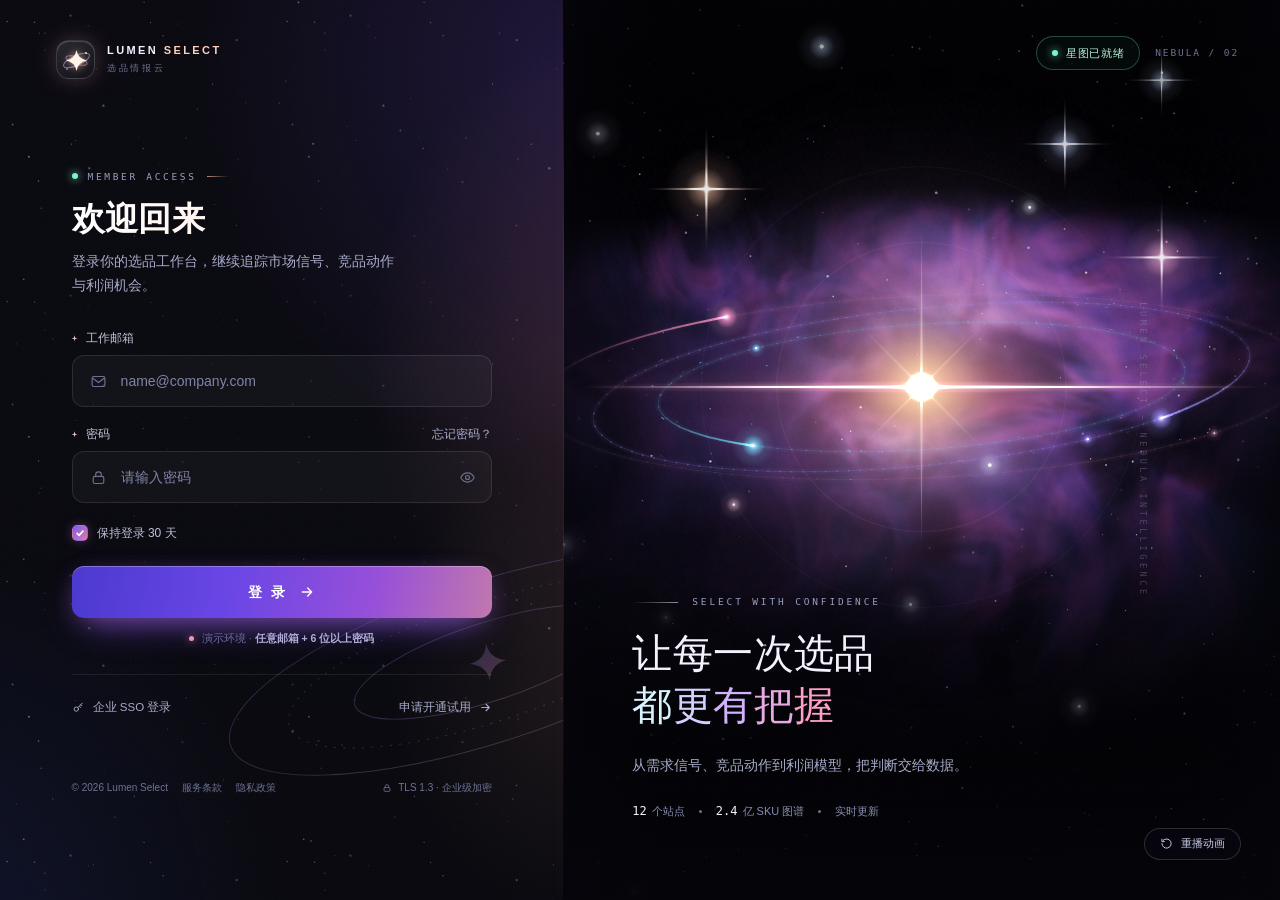
<file: index.html>
<!DOCTYPE html>
<html lang="zh-CN">
<head>
<meta charset="utf-8">
<meta name="viewport" content="width=device-width,initial-scale=1">
<meta name="theme-color" content="#06060d">
<title>Lumen Select</title>
<meta http-equiv="refresh" content="0; url=nebula-login.html">
<link rel="canonical" href="nebula-login.html">
<style>html{background:#06060d;color:#a7abc8;font:14px/1.6 -apple-system,BlinkMacSystemFont,"PingFang SC",sans-serif}body{display:grid;place-items:center;min-height:100vh;margin:0}a{color:#c9b8ff}</style>
</head>
<body>
<p>正在进入登录页… <a href="nebula-login.html">点击这里</a></p>
<script>location.replace('nebula-login.html'+location.search+location.hash)</script>
</body>
</html>
</file>
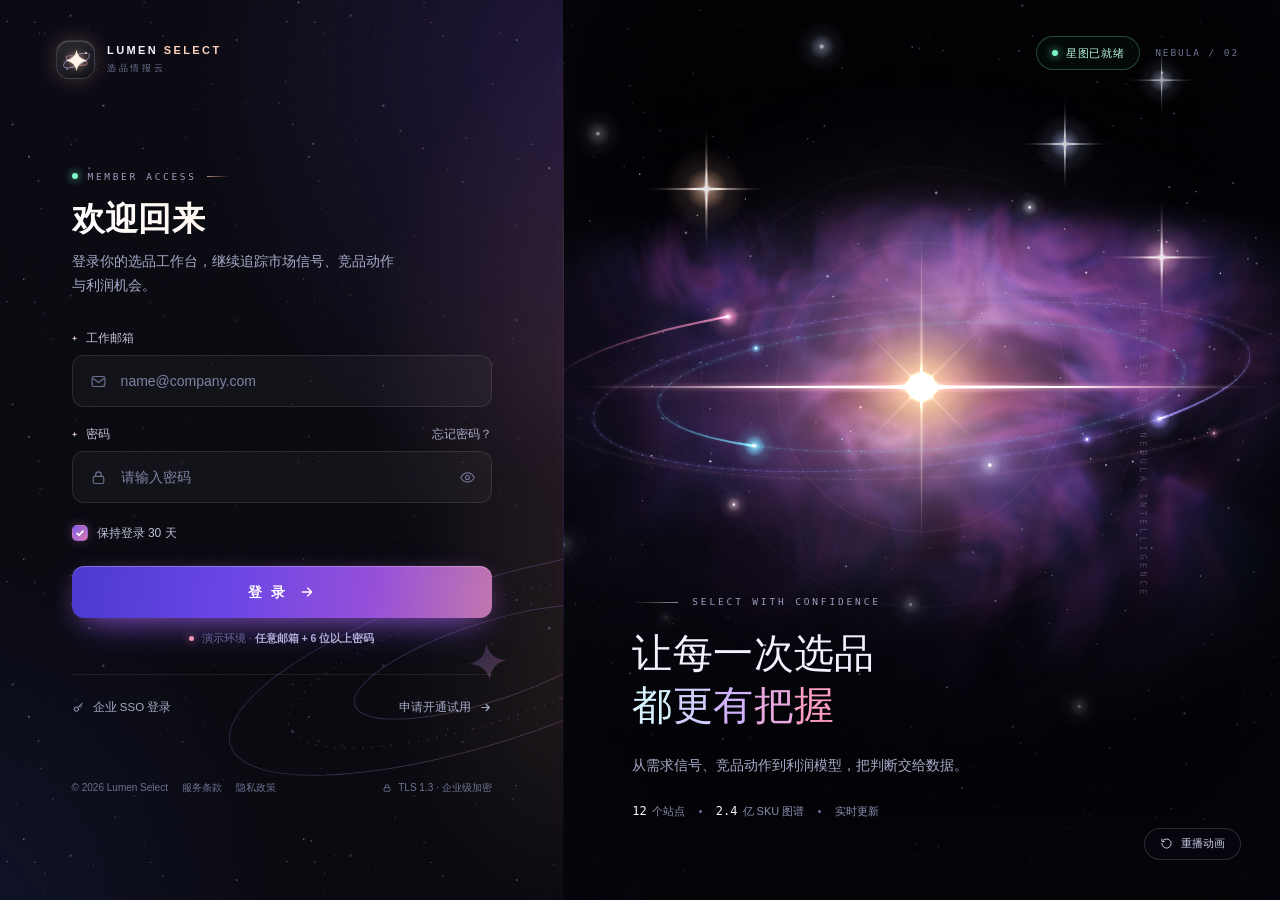
<file: nebula-login.html>
<!DOCTYPE html>
<html lang="zh-CN">
<head>
<meta charset="utf-8">
<meta name="viewport" content="width=device-width,initial-scale=1,viewport-fit=cover">
<meta name="color-scheme" content="dark">
<meta name="theme-color" content="#06060d">
<title>Lumen Select · 登录</title>
<meta name="description" content="Lumen Select 选品情报云 —— 登录你的选品工作台。">
<script>document.documentElement.classList.add('js')</script>
<style>
:root{
  --bg:#06060d;
  --ink:#f4f2ff;
  --ink-2:#a7abc8;
  --ink-3:#6d7292;
  --line:rgba(255,255,255,.08);
  --violet:#8b7cff;
  --star:#ffd7c6;
  --star-rose:#ff9fc8;
  --green:#7cf5c6;
  --err:#ff8ba7;
  --ease:cubic-bezier(.16,1,.3,1);
  --font:-apple-system,BlinkMacSystemFont,"SF Pro Display","PingFang SC","Hiragino Sans GB","HarmonyOS Sans SC","Microsoft YaHei",sans-serif;
  --mono:"SF Mono",ui-monospace,"JetBrains Mono",Menlo,Consolas,monospace;
}
*,*::before,*::after{box-sizing:border-box;margin:0;padding:0}
html{background:var(--bg);color-scheme:dark;-webkit-text-size-adjust:100%;text-size-adjust:100%}
body{min-height:100vh;min-height:100svh;background:var(--bg);color:var(--ink);font:13.5px/1.78 var(--font);-webkit-font-smoothing:antialiased;-moz-osx-font-smoothing:grayscale;overflow-x:hidden}
button,input{font:inherit;color:inherit}
button{cursor:pointer}
a{color:inherit;text-decoration:none}
svg{display:block}
:focus-visible{outline:2px solid #ffd7c6;outline-offset:3px;border-radius:6px}

/* ---------- layout ---------- */
.page{position:relative;display:grid;grid-template-columns:minmax(440px,44%) 1fr;min-height:100vh;min-height:100svh}
.left{position:relative;height:100vh;height:100svh;z-index:2;
  background:
    radial-gradient(70% 58% at 108% 40%, rgba(255,150,172,.14), transparent 62%),
    radial-gradient(50% 40% at 102% 76%, rgba(255,184,150,.08), transparent 66%),
    radial-gradient(120% 80% at 104% 8%, rgba(114,72,220,.20), transparent 58%),
    radial-gradient(90% 64% at -8% 104%, rgba(26,38,96,.34), transparent 66%),
    linear-gradient(180deg,#08070f 0%,#07070e 52%,#06060c 100%)}
.left::after{content:"";position:absolute;inset:0;pointer-events:none;opacity:.05;mix-blend-mode:normal;
  background-image:url("data:image/svg+xml,%3Csvg xmlns='http://www.w3.org/2000/svg' width='160' height='160'%3E%3Cfilter id='n'%3E%3CfeTurbulence type='fractalNoise' baseFrequency='.9' numOctaves='2' stitchTiles='stitch'/%3E%3CfeColorMatrix values='0 0 0 0 1 0 0 0 0 1 0 0 0 0 1 0 0 0 .6 0'/%3E%3C/filter%3E%3Crect width='100%25' height='100%25' filter='url(%23n)'/%3E%3C/svg%3E")}
.left-bg{position:absolute;inset:0;overflow:hidden;pointer-events:none}
.starfield{position:absolute;inset:0;opacity:.55;
  background-image:
    url("data:image/svg+xml,%3Csvg xmlns='http://www.w3.org/2000/svg' width='280' height='280' viewBox='0 0 280 280'%3E%3Ccircle cx='143.2' cy='148.4' r='0.77' fill='rgb(255,196,214)' fill-opacity='0.81'/%3E%3Ccircle cx='150.6' cy='22.4' r='0.74' fill='rgb(255,196,214)' fill-opacity='0.57'/%3E%3Ccircle cx='134.4' cy='236.2' r='0.70' fill='rgb(255,196,214)' fill-opacity='0.71'/%3E%3Ccircle cx='45.0' cy='50.0' r='0.55' fill='rgb(255,196,214)' fill-opacity='0.53'/%3E%3Ccircle cx='163.1' cy='35.7' r='0.76' fill='rgb(214,226,255)' fill-opacity='0.55'/%3E%3Ccircle cx='236.4' cy='225.5' r='0.67' fill='rgb(214,226,255)' fill-opacity='0.67'/%3E%3Ccircle cx='70.5' cy='15.7' r='1.10' fill='rgb(214,226,255)' fill-opacity='0.48'/%3E%3Ccircle cx='41.0' cy='208.2' r='0.62' fill='rgb(214,226,255)' fill-opacity='0.65'/%3E%3Ccircle cx='236.7' cy='40.1' r='1.08' fill='rgb(214,226,255)' fill-opacity='0.53'/%3E%3Ccircle cx='7.1' cy='21.5' r='0.83' fill='rgb(214,226,255)' fill-opacity='0.62'/%3E%3Ccircle cx='75.7' cy='140.6' r='0.51' fill='rgb(214,226,255)' fill-opacity='0.69'/%3E%3Ccircle cx='12.6' cy='124.5' r='1.01' fill='rgb(214,226,255)' fill-opacity='0.56'/%3E%3Ccircle cx='130.5' cy='98.8' r='0.48' fill='rgb(214,226,255)' fill-opacity='0.55'/%3E%3Ccircle cx='212.6' cy='84.1' r='0.62' fill='rgb(214,226,255)' fill-opacity='0.81'/%3E%3Ccircle cx='44.8' cy='33.2' r='0.80' fill='rgb(214,226,255)' fill-opacity='0.38'/%3E%3Ccircle cx='103.4' cy='105.7' r='1.17' fill='rgb(214,226,255)' fill-opacity='0.68'/%3E%3Ccircle cx='115.0' cy='257.3' r='0.68' fill='rgb(214,226,255)' fill-opacity='0.48'/%3E%3Ccircle cx='144.1' cy='2.4' r='0.69' fill='rgb(214,226,255)' fill-opacity='0.54'/%3E%3Ccircle cx='34.6' cy='22.3' r='0.82' fill='rgb(214,226,255)' fill-opacity='0.61'/%3E%3Ccircle cx='28.9' cy='156.7' r='0.95' fill='rgb(214,226,255)' fill-opacity='0.88'/%3E%3Ccircle cx='167.5' cy='169.0' r='0.70' fill='rgb(214,226,255)' fill-opacity='0.36'/%3E%3Ccircle cx='182.5' cy='182.2' r='1.09' fill='rgb(214,226,255)' fill-opacity='0.38'/%3E%3Ccircle cx='38.5' cy='181.1' r='0.75' fill='rgb(214,226,255)' fill-opacity='0.86'/%3E%3Ccircle cx='105.4' cy='213.0' r='0.49' fill='rgb(214,226,255)' fill-opacity='0.47'/%3E%3Ccircle cx='185.9' cy='137.9' r='0.58' fill='rgb(214,226,255)' fill-opacity='0.73'/%3E%3Ccircle cx='88.2' cy='25.8' r='0.64' fill='rgb(214,226,255)' fill-opacity='0.41'/%3E%3Ccircle cx='228.7' cy='261.8' r='0.45' fill='rgb(214,226,255)' fill-opacity='0.56'/%3E%3Ccircle cx='238.1' cy='159.4' r='0.85' fill='rgb(214,226,255)' fill-opacity='0.30'/%3E%3Ccircle cx='138.9' cy='137.5' r='0.57' fill='rgb(214,226,255)' fill-opacity='0.34'/%3E%3Ccircle cx='23.7' cy='279.3' r='0.84' fill='rgb(214,226,255)' fill-opacity='0.80'/%3E%3C/svg%3E"),
    url("data:image/svg+xml,%3Csvg xmlns='http://www.w3.org/2000/svg' width='460' height='460' viewBox='0 0 460 460'%3E%3Ccircle cx='96.9' cy='69.1' r='0.52' fill='rgb(255,196,214)' fill-opacity='0.53'/%3E%3Ccircle cx='159.1' cy='164.7' r='0.52' fill='rgb(255,196,214)' fill-opacity='0.32'/%3E%3Ccircle cx='298.5' cy='2.3' r='0.86' fill='rgb(255,196,214)' fill-opacity='0.88'/%3E%3Ccircle cx='223.2' cy='320.1' r='0.50' fill='rgb(255,196,214)' fill-opacity='0.81'/%3E%3Ccircle cx='347.0' cy='126.2' r='0.50' fill='rgb(255,196,214)' fill-opacity='0.47'/%3E%3Ccircle cx='39.4' cy='33.2' r='0.59' fill='rgb(214,226,255)' fill-opacity='0.51'/%3E%3Ccircle cx='71.4' cy='144.1' r='0.63' fill='rgb(214,226,255)' fill-opacity='0.83'/%3E%3Ccircle cx='342.0' cy='285.0' r='0.70' fill='rgb(214,226,255)' fill-opacity='0.62'/%3E%3Ccircle cx='375.3' cy='37.8' r='0.51' fill='rgb(214,226,255)' fill-opacity='0.47'/%3E%3Ccircle cx='16.7' cy='343.9' r='0.53' fill='rgb(214,226,255)' fill-opacity='0.40'/%3E%3Ccircle cx='279.2' cy='103.2' r='0.59' fill='rgb(214,226,255)' fill-opacity='0.65'/%3E%3Ccircle cx='52.8' cy='338.9' r='0.68' fill='rgb(214,226,255)' fill-opacity='0.57'/%3E%3Ccircle cx='93.5' cy='404.9' r='0.56' fill='rgb(214,226,255)' fill-opacity='0.48'/%3E%3Ccircle cx='400.4' cy='130.6' r='1.06' fill='rgb(214,226,255)' fill-opacity='0.53'/%3E%3Ccircle cx='214.6' cy='204.4' r='0.66' fill='rgb(214,226,255)' fill-opacity='0.57'/%3E%3Ccircle cx='89.2' cy='168.2' r='1.20' fill='rgb(214,226,255)' fill-opacity='0.60'/%3E%3Ccircle cx='178.0' cy='24.0' r='0.49' fill='rgb(214,226,255)' fill-opacity='0.66'/%3E%3Ccircle cx='204.4' cy='263.5' r='0.49' fill='rgb(214,226,255)' fill-opacity='0.90'/%3E%3Ccircle cx='285.7' cy='81.1' r='0.69' fill='rgb(214,226,255)' fill-opacity='0.57'/%3E%3Ccircle cx='311.1' cy='380.9' r='0.93' fill='rgb(214,226,255)' fill-opacity='0.58'/%3E%3Ccircle cx='335.0' cy='395.6' r='0.48' fill='rgb(214,226,255)' fill-opacity='0.64'/%3E%3Ccircle cx='313.1' cy='143.8' r='1.08' fill='rgb(214,226,255)' fill-opacity='0.83'/%3E%3Ccircle cx='197.3' cy='109.3' r='0.77' fill='rgb(214,226,255)' fill-opacity='0.40'/%3E%3Ccircle cx='245.6' cy='102.9' r='0.65' fill='rgb(214,226,255)' fill-opacity='0.41'/%3E%3C/svg%3E");
  background-repeat:repeat;
  -webkit-mask-image:radial-gradient(62% 52% at 50% 50%,rgba(0,0,0,.28) 0,rgba(0,0,0,.55) 55%,#000 100%);
  mask-image:radial-gradient(62% 52% at 50% 50%,rgba(0,0,0,.28) 0,rgba(0,0,0,.55) 55%,#000 100%)}
.login-orbits{position:absolute;right:-205px;bottom:42px;width:560px;height:auto;opacity:.24;transform:rotate(-6deg)}
.seam{position:absolute;z-index:3;top:0;bottom:0;left:44%;width:1px;pointer-events:none;
  background:linear-gradient(180deg,transparent 0,rgba(255,176,196,.55) 28%,rgba(139,124,255,.55) 64%,transparent 100%);
  box-shadow:0 0 14px rgba(255,150,190,.22)}

/* ---------- brand ---------- */
.brand{position:absolute;z-index:20;top:clamp(24px,4.4vh,42px);left:clamp(24px,4.4vw,56px);display:flex;align-items:center;gap:12px}
.brand-mark{width:39px;height:39px;border-radius:13px;display:grid;place-items:center;flex:none;
  background:linear-gradient(150deg,rgba(255,255,255,.13),rgba(255,255,255,.03));
  border:1px solid rgba(255,255,255,.14);
  box-shadow:0 0 26px -6px rgba(255,170,190,.5),inset 0 1px 0 rgba(255,255,255,.16)}
.brand-name{display:block;font-weight:600;font-size:11px;line-height:1;letter-spacing:.22em;color:#f4f2ff}
.brand-name em{font-style:normal;color:#ffd1bf}
.brand-sub{display:block;margin-top:8px;font-size:9px;line-height:1;letter-spacing:.3em;color:var(--ink-3)}

/* ---------- login pane ---------- */
.pane{position:relative;z-index:1;height:100%;display:flex;flex-direction:column;overflow-y:auto;overflow-x:hidden;
  padding:96px clamp(34px,4.4vw,66px) 28px;scrollbar-width:thin;scrollbar-color:rgba(255,255,255,.12) transparent}
.login{width:100%;max-width:420px;margin:auto}
.eyebrow{display:flex;align-items:center;gap:10px;font:400 9.5px/1 var(--mono);letter-spacing:.28em;color:#9a9fc0;margin-bottom:18px}
.eyebrow .dot{width:6px;height:6px;border-radius:50%;background:var(--green);box-shadow:0 0 9px var(--green)}
.eyebrow .ln{width:22px;height:1px;background:linear-gradient(90deg,rgba(255,190,170,.7),transparent)}
h1{font-size:clamp(30px,2.55vw,35px);line-height:1.2;font-weight:600;letter-spacing:.01em;
  background:linear-gradient(100deg,#ffffff 0%,#fff1ea 45%,#ffc4d6 100%);-webkit-background-clip:text;background-clip:text;color:transparent;-webkit-text-fill-color:transparent}
.lede{margin-top:12px;max-width:330px;font-size:13.5px;line-height:1.78;color:var(--ink-2)}
form{margin-top:32px}
.field{position:relative;margin-bottom:19px;transition:margin-bottom .28s var(--ease)}
.field.invalid{margin-bottom:38px}
.label-row{display:flex;align-items:center;justify-content:space-between;min-height:16px;margin-bottom:9px}
.label-row label{display:inline-flex;align-items:center;gap:8px;font-size:12px;line-height:16px;color:#c4c2d6}
.label-row label::before{content:"";width:6px;height:6px;flex:none;opacity:.9;background:linear-gradient(135deg,#fff,#ffb8d2);
  clip-path:polygon(50% 0,60% 40%,100% 50%,60% 60%,50% 100%,40% 60%,0 50%,40% 40%)}
.forgot{font-size:11.5px;line-height:16px;color:var(--ink-2);transition:color .2s}
.forgot:hover{color:#ffb8d2}
.control{position:relative;display:flex;align-items:center;height:52px;border-radius:12px;color:var(--ink-3);
  background:rgba(255,255,255,.035);border:1px solid rgba(255,255,255,.1);
  transition:border-color .2s,box-shadow .2s,background-color .2s,color .2s}
.control:hover{border-color:rgba(255,255,255,.18)}
.control:focus-within{color:#ffe3d6;border-color:rgba(255,168,196,.6);background:rgba(255,255,255,.05);
  box-shadow:0 0 0 4px rgba(255,159,200,.12),inset 0 0 26px -12px rgba(255,159,200,.45)}
.control .ico{flex:none;width:17px;height:17px;margin-left:17px}
.control input{flex:1;min-width:0;height:100%;padding:0 16px 0 14px;background:none;border:0;outline:0;color:var(--ink);font-size:14px;caret-color:#ffd7c6}
.control input::placeholder{color:#7f84a6;opacity:1}
.control input:-webkit-autofill{-webkit-text-fill-color:var(--ink);caret-color:#ffd7c6;box-shadow:0 0 0 100px #15111f inset;transition:background-color 9999s}
.field.invalid .control{border-color:rgba(255,139,167,.6)}
.field.invalid .control:focus-within{box-shadow:0 0 0 4px rgba(255,139,167,.12)}
.err{position:absolute;left:2px;top:calc(100% + 8px);font-size:11.5px;line-height:1.3;color:var(--err);opacity:0;transform:translateY(-4px);transition:opacity .25s,transform .25s var(--ease);pointer-events:none}
.field.invalid .err{opacity:1;transform:none}
.caps{display:none;flex:none;margin-right:4px;padding:3px 6px;border-radius:5px;font:600 9px/1 var(--mono);letter-spacing:.14em;color:#ffe3b0;background:rgba(255,210,138,.12);border:1px solid rgba(255,210,138,.3)}
.caps.on{display:inline-block}
.eye{flex:none;width:46px;height:100%;display:grid;place-items:center;background:none;border:0;color:inherit;border-radius:0 12px 12px 0;transition:color .2s}
.eye:hover{color:#ffe3d6}
.eye svg{width:17px;height:17px}
.eye .off{display:none}
.eye[aria-pressed="true"] .on{display:none}
.eye[aria-pressed="true"] .off{display:block}
.check{position:relative;display:inline-flex;align-items:center;gap:9px;margin:1px 0 25px;font-size:12px;line-height:16px;color:#bfc0d8;cursor:pointer;user-select:none}
.check input{position:absolute;left:0;top:0;width:16px;height:16px;margin:0;opacity:0;cursor:pointer}
.check .box{width:16px;height:16px;flex:none;display:grid;place-items:center;border-radius:5px;background:rgba(255,255,255,.04);border:1px solid rgba(255,255,255,.22);transition:background .2s,border-color .2s,box-shadow .2s}
.check .box svg{width:10px;height:10px;opacity:0;transform:scale(.6);transition:opacity .2s,transform .25s var(--ease)}
.check input:checked + .box{background:linear-gradient(135deg,#7a5cf0,#e07aa8);border-color:transparent;box-shadow:0 0 12px -2px rgba(200,110,200,.6)}
.check input:checked + .box svg{opacity:1;transform:none}
.check input:focus-visible + .box{outline:2px solid #ffd7c6;outline-offset:2px}
.cta{position:relative;overflow:hidden;display:flex;align-items:center;justify-content:center;gap:12px;width:100%;height:52px;border:0;border-radius:12px;color:#fff;
  font-weight:600;font-size:14px;letter-spacing:.16em;
  background:linear-gradient(100deg,#4b3acf 0%,#6b46e6 38%,#9750d8 72%,#c177ae 100%);
  box-shadow:inset 0 1px 0 rgba(255,255,255,.28),0 14px 38px -14px rgba(120,80,240,.9),0 6px 26px -10px rgba(200,110,170,.7);
  transition:transform .28s var(--ease),box-shadow .28s,filter .28s}
.cta::before{content:"";position:absolute;top:0;bottom:0;left:-70%;width:50%;transform:skewX(-20deg);pointer-events:none;
  background:linear-gradient(100deg,transparent,rgba(255,255,255,.3),transparent);transition:left .8s var(--ease)}
.cta:hover::before{left:130%}
.cta:hover{transform:translateY(-1px);filter:brightness(1.06);box-shadow:inset 0 1px 0 rgba(255,255,255,.32),0 18px 44px -14px rgba(130,90,250,1),0 8px 32px -10px rgba(220,120,180,.85)}
.cta:active{transform:translateY(0)}
.cta .arrow{width:16px;height:16px;transition:transform .28s var(--ease)}
.cta:hover .arrow{transform:translateX(3px)}
.cta .spin{display:none;width:19px;height:19px;border-radius:50%;border:2px solid rgba(255,255,255,.35);border-top-color:#fff;animation:spin .8s linear infinite}
.cta.loading{cursor:progress}
.cta.loading .lbl,.cta.loading .arrow{display:none}
.cta.loading .spin{display:block}
.cta.success{background:linear-gradient(100deg,#139575,#25bd8d 60%,#56d9ac);color:#032a1e;box-shadow:inset 0 1px 0 rgba(255,255,255,.3),0 14px 38px -14px rgba(40,200,150,.7)}
@keyframes spin{to{transform:rotate(360deg)}}
.demo{display:flex;align-items:center;justify-content:center;gap:8px;margin-top:12px;font-size:10.5px;line-height:16px;color:var(--ink-3);text-align:center}
.demo i{width:5px;height:5px;border-radius:50%;background:#ff9fb2;box-shadow:0 0 8px rgba(255,150,170,.8);flex:none}
.demo b{font-weight:600;color:#b9bcd8}
.alt{display:flex;align-items:center;justify-content:space-between;gap:12px;margin-top:28px;padding-top:16px;border-top:1px solid var(--line)}
.alt button{display:inline-flex;align-items:center;gap:8px;min-height:32px;padding:0;background:none;border:0;font-size:11.5px;color:var(--ink-2);transition:color .2s}
.alt button:hover{color:#ffb8d2}
.alt button svg{width:13px;height:13px;flex:none}
.alt .go svg{transition:transform .25s var(--ease)}
.alt .go:hover svg{transform:translateX(3px)}
.legal{width:100%;margin:57px 0 0;display:flex;align-items:center;flex-wrap:wrap;gap:6px 14px;font-size:10px;line-height:16px;color:#6d7292}
.legal a:hover{color:#ffb8d2}
.legal .secure{margin-left:auto;display:inline-flex;align-items:center;gap:6px}
.legal .secure svg{width:10px;height:10px}

/* ---------- visual ---------- */
.visual{position:relative;overflow:hidden;min-height:100vh;min-height:100svh;background:#05050b}
.visual canvas{position:absolute;inset:0;width:100%;height:100%;display:block;pointer-events:none}
#glStage{z-index:0}
#fbStage{z-index:0;display:none}
#stage{z-index:2}
#stageFront{z-index:5}
#starLayer{z-index:6;opacity:0;transition:opacity 1.9s var(--ease)}
.visual::after{content:"";position:absolute;inset:0;z-index:3;pointer-events:none;
  background:
    linear-gradient(180deg,rgba(5,5,11,.5) 0,rgba(5,5,11,0) 20%),
    linear-gradient(0deg,rgba(5,5,11,.84) 0,rgba(5,5,11,.5) 22%,rgba(5,5,11,0) 50%),
    linear-gradient(90deg,rgba(5,5,11,.62) 0,rgba(5,5,11,0) 14%,rgba(5,5,11,0) 88%,rgba(5,5,11,.4) 100%),
    radial-gradient(120% 90% at 50% 43%,transparent 56%,rgba(3,3,8,.68) 100%)}
.orb-wrap{position:absolute;z-index:6;left:50%;top:43%;width:1px;height:1px;pointer-events:none}
.hud{position:absolute;z-index:8;top:clamp(22px,4vh,38px);right:clamp(22px,3.2vw,46px);display:flex;align-items:center;gap:15px}
.chip{display:inline-flex;align-items:center;gap:8px;height:34px;padding:0 15px;border-radius:99px;font-size:10.5px;letter-spacing:.06em;color:#b7f3dc;
  border:1px solid rgba(124,245,198,.28);background:rgba(8,18,16,.45)}
.chip i{width:6px;height:6px;border-radius:50%;background:var(--green);box-shadow:0 0 8px var(--green)}
.weaving .chip i{animation:pulse 1.1s ease-in-out infinite}
@keyframes pulse{50%{opacity:.35;transform:scale(.7)}}
.hud-note{font:400 9.5px/1 var(--mono);letter-spacing:.2em;color:#6d7292}
.edge{position:absolute;z-index:8;top:50%;right:10.4vw;transform:translateY(-50%);writing-mode:vertical-rl;font:400 8.5px/1 var(--mono);letter-spacing:.42em;color:rgba(167,171,200,.32);white-space:nowrap}
.phrase{position:absolute;z-index:7;left:clamp(34px,5.4vw,76px);bottom:clamp(48px,9vh,92px);width:min(600px,calc(100% - 92px))}
.phrase-eyebrow{display:flex;align-items:center;gap:14px;font:400 9.5px/1 var(--mono);letter-spacing:.3em;color:#9a9fc0}
.phrase-eyebrow::before{content:"";width:46px;height:1px;background:linear-gradient(90deg,transparent,rgba(255,255,255,.55));transition:width 1.1s var(--ease)}
.phrase h2{margin-top:20px;font-weight:500;font-size:clamp(31px,3.15vw,52px);line-height:1.3;letter-spacing:.01em;color:#f4f2ff}
.phrase h2 span.l1,.phrase h2 span.l2{display:block}
.phrase h2 .l2{background:linear-gradient(90deg,#d6f3ff 0,#cdb4ff 32%,#ff9fc8 82%);-webkit-background-clip:text;background-clip:text;color:transparent;-webkit-text-fill-color:transparent}
.phrase h2.split .l2{background:none;-webkit-text-fill-color:currentColor}
.char{display:inline-block;white-space:pre}
.phrase-p{margin-top:23px;font-size:13.5px;line-height:1.7;color:#a7abc8}
.phrase-stats{display:flex;align-items:center;flex-wrap:wrap;gap:6px 14px;margin-top:26px;font-size:11px;line-height:1.4;color:#8a8fb0}
.phrase-stats b{font:500 12px var(--mono);color:#f4f2ff;margin-right:2px}
.phrase-stats i{width:3px;height:3px;border-radius:50%;background:#6d7292}
.bottom-hud{position:absolute;z-index:9;right:clamp(18px,3.05vw,44px);bottom:clamp(18px,4.5vh,41px);display:grid;justify-items:end}
.pill{grid-area:1/1;display:inline-flex;align-items:center;gap:8px;height:32px;padding:0 15px;border-radius:99px;font-size:11px;line-height:1;color:#c9cbe6;
  border:1px solid rgba(255,255,255,.16);background:rgba(10,8,20,.5);-webkit-backdrop-filter:blur(8px);backdrop-filter:blur(8px);transition:color .2s,border-color .2s,background-color .2s,opacity .6s var(--ease)}
.pill:hover{color:#fff;border-color:rgba(255,190,210,.5);background:rgba(30,16,36,.6)}
.pill svg{width:13px;height:13px}
.pill kbd{font:9px/1 var(--mono);padding:2px 5px;border:1px solid rgba(255,255,255,.22);border-radius:4px;color:#8a8fb0}

/* ---------- toast ---------- */
.toast{position:fixed;z-index:100;left:50%;bottom:28px;display:flex;align-items:center;gap:10px;max-width:min(92vw,460px);padding:12px 16px;border-radius:12px;
  background:rgba(14,12,28,.84);border:1px solid rgba(255,255,255,.12);-webkit-backdrop-filter:blur(14px);backdrop-filter:blur(14px);box-shadow:0 18px 50px -20px #000;
  font-size:12.5px;line-height:1.5;color:var(--ink);opacity:0;transform:translate(-50%,16px);pointer-events:none;transition:opacity .3s,transform .4s var(--ease)}
.toast.show{opacity:1;transform:translate(-50%,0)}
.toast svg{width:16px;height:16px;flex:none;color:var(--green)}

/* ---------- intro choreography (JS only) ---------- */
.js .st{opacity:0}
.js .pane-in .st,.js.pane-in-root .st{opacity:1}
.pane-in .st{animation:rise .95s var(--ease) backwards;animation-delay:calc(var(--d,0) * 70ms)}
@keyframes rise{from{opacity:0;transform:translateY(14px)}}
.js .chip,.js .hud-note,.js .edge,.js .bottom-hud{opacity:0;transition:opacity 1.1s var(--ease)}
.js .visual-in .chip,.js .visual-in .hud-note,.js .visual-in .edge,.js .visual-in .bottom-hud{opacity:1}
.visual-in #starLayer{opacity:1}
.js .phrase-eyebrow,.js .phrase-p,.js .phrase-stats{opacity:0;transition:opacity 1.1s var(--ease) 1s}
.js .phrase-eyebrow{transition-delay:0s}
.js .phrase-stats{transition-delay:1.16s}
.js .phrase-eyebrow::before{width:0}
.js .phrase-in .phrase-eyebrow,.js .phrase-in .phrase-p,.js .phrase-in .phrase-stats{opacity:1}
.js .phrase-in .phrase-eyebrow::before{width:46px}
.js .char{opacity:0;transform:translateY(.72em) rotate(2.5deg);filter:blur(11px)}
.js .phrase-in .char{opacity:1;transform:none;filter:none;
  transition:opacity 1.15s var(--ease) calc(220ms + var(--i) * 42ms),transform 1.15s var(--ease) calc(220ms + var(--i) * 42ms),filter 1.15s var(--ease) calc(220ms + var(--i) * 42ms)}
.js .skip,.js .replay{opacity:0;pointer-events:none}
.js .is-intro:not(.ready) .skip{opacity:1;pointer-events:auto}
.js .ready .replay{opacity:1;pointer-events:auto}
html:not(.js) .bottom-hud{display:none}
.no-tr *{transition:none!important}

/* ---------- responsive ---------- */
@media (max-height:800px) and (min-width:1001px){
  .pane{padding-top:84px;padding-bottom:20px}
  form{margin-top:26px}
  .field{margin-bottom:15px}
  .check{margin-bottom:20px}
  .alt{margin-top:22px;padding-top:12px}
  .legal{margin-top:34px}
}
@media (max-width:1180px){
  .edge{display:none}
  .phrase{width:min(520px,calc(100% - 80px))}
}
@media (max-width:1000px){
  .page{grid-template-columns:1fr;grid-template-rows:auto 1fr}
  .seam,.login-orbits{display:none}
  .visual{order:-1;min-height:0;height:clamp(350px,47vh,440px);height:clamp(350px,47svh,440px)}
  .left{height:auto;min-height:0;margin-top:-22px;border-radius:24px 24px 0 0;border-top:1px solid rgba(255,255,255,.08);box-shadow:0 -24px 60px -30px rgba(139,124,255,.45)}
  .left-bg{border-radius:24px 24px 0 0}
  .pane{height:auto;overflow:visible;padding:44px clamp(24px,6vw,48px) 28px}
  .brand{left:clamp(20px,4vw,32px);top:22px}
  .hud{right:clamp(20px,4vw,32px);top:22px}
  .hud-note{display:none}
  .phrase{left:clamp(24px,5vw,40px);right:24px;width:auto;bottom:52px}
  .phrase-p,.phrase-stats{display:none}
  .replay{display:none}
  .bottom-hud{bottom:46px}
}
@media (max-width:560px){
  .visual{height:clamp(340px,44vh,380px);height:clamp(340px,44svh,380px)}
  .phrase h2{font-size:clamp(23px,6.6vw,28px)}
  .phrase{bottom:48px}
  .pane{padding:40px 20px 24px}
  .control{height:50px}
  .control input{font-size:16px}
  .cta{height:50px}
  .alt{flex-wrap:wrap}
  .legal .secure{margin-left:0;width:100%}
  .toast{bottom:18px}
}
@media (max-width:379px){
  .chip{display:none}
}
@media (prefers-reduced-motion:reduce){
  *,*::before,*::after{animation-duration:.001ms!important;animation-iteration-count:1!important;animation-delay:0s!important;transition-duration:.001ms!important;transition-delay:0s!important;scroll-behavior:auto!important}
}
.sr{position:absolute;width:1px;height:1px;margin:-1px;overflow:hidden;clip:rect(0 0 0 0);white-space:nowrap}
</style>
</head>
<body class="is-intro">
<div class="page" id="page">

  <a class="brand" href="./nebula-login.html" aria-label="Lumen Select 选品情报云">
    <span class="brand-mark" aria-hidden="true">
      <svg viewBox="0 0 39 39" width="39" height="39" fill="none">
        <ellipse cx="19.5" cy="19.5" rx="14" ry="5" transform="rotate(-24 19.5 19.5)" stroke="rgba(190,170,255,.6)" stroke-width="1"/>
        <ellipse cx="19.5" cy="19.5" rx="11" ry="3.6" transform="rotate(18 19.5 19.5)" stroke="rgba(255,170,200,.5)" stroke-width="1"/>
        <path d="M19.5 9Q21 18 30 19.5Q21 21 19.5 30Q18 21 9 19.5Q18 18 19.5 9Z" fill="#fff4e8" style="filter:drop-shadow(0 0 4px rgba(255,200,170,.8))"/>
        <circle cx="29" cy="12" r="1" fill="#ffd1bf"/><circle cx="10" cy="28" r=".8" fill="#c9b8ff"/>
      </svg>
    </span>
    <span><span class="brand-name">LUMEN <em>SELECT</em></span><span class="brand-sub">选品情报云</span></span>
  </a>

  <div class="seam" aria-hidden="true"></div>

  <div class="left">
    <div class="left-bg" aria-hidden="true">
      <div class="starfield"></div>
      <svg class="login-orbits" viewBox="0 0 600 420" fill="none" focusable="false">
        <defs><linearGradient id="loG" x1="0" y1="0" x2="1" y2="1"><stop offset="0" stop-color="#8b7cff"/><stop offset="1" stop-color="#ff9fc8"/></linearGradient></defs>
        <g stroke="url(#loG)" stroke-width="1" transform="rotate(-12 300 210)">
          <ellipse cx="300" cy="210" rx="290" ry="86"/>
          <ellipse cx="300" cy="210" rx="224" ry="64" stroke-dasharray="2 8"/>
          <ellipse cx="300" cy="210" rx="150" ry="42"/>
        </g>
        <path d="M300 190Q302 207 320 210Q302 213 300 230Q298 213 280 210Q298 207 300 190Z" fill="url(#loG)"/>
        <circle cx="528" cy="132" r="2" fill="#ffc6da"/><circle cx="84" cy="262" r="1.6" fill="#b7a8ff"/>
      </svg>
    </div>

    <main class="pane">
      <section class="login" aria-labelledby="h1">
        <div class="eyebrow st" style="--d:0"><span class="dot"></span>MEMBER ACCESS<span class="ln"></span></div>
        <h1 id="h1" class="st" style="--d:1">欢迎回来</h1>
        <p class="lede st" style="--d:2">登录你的选品工作台，继续追踪市场信号、竞品动作与利润机会。</p>

        <form id="form" novalidate>
          <div class="field st" id="fEmail" style="--d:3">
            <div class="label-row"><label for="email">工作邮箱</label></div>
            <div class="control">
              <svg class="ico" viewBox="0 0 24 24" fill="none" stroke="currentColor" stroke-width="1.6" stroke-linecap="round" stroke-linejoin="round" aria-hidden="true"><rect x="3" y="5" width="18" height="14" rx="2.5"/><path d="m4 7.5 8 6 8-6"/></svg>
              <input id="email" name="email" type="email" inputmode="email" autocomplete="username" autocapitalize="off" spellcheck="false" placeholder="name@company.com" aria-describedby="emailErr">
            </div>
            <p class="err" id="emailErr" role="alert"></p>
          </div>

          <div class="field st" id="fPwd" style="--d:4">
            <div class="label-row"><label for="pwd">密码</label><a class="forgot" href="#" id="forgot">忘记密码？</a></div>
            <div class="control">
              <svg class="ico" viewBox="0 0 24 24" fill="none" stroke="currentColor" stroke-width="1.6" stroke-linecap="round" stroke-linejoin="round" aria-hidden="true"><rect x="4.5" y="10.5" width="15" height="10" rx="2.5"/><path d="M8 10.5V8a4 4 0 0 1 8 0v2.5"/></svg>
              <input id="pwd" name="password" type="password" autocomplete="current-password" placeholder="请输入密码" aria-describedby="pwdErr">
              <span class="caps" id="caps" aria-hidden="true">CAPS LOCK</span>
              <button class="eye" id="eye" type="button" aria-label="显示密码" aria-pressed="false">
                <svg class="on" viewBox="0 0 24 24" fill="none" stroke="currentColor" stroke-width="1.6" stroke-linecap="round" stroke-linejoin="round" aria-hidden="true"><path d="M2.5 12S6 5.5 12 5.5 21.5 12 21.5 12 18 18.5 12 18.5 2.5 12 2.5 12Z"/><circle cx="12" cy="12" r="2.8"/></svg>
                <svg class="off" viewBox="0 0 24 24" fill="none" stroke="currentColor" stroke-width="1.6" stroke-linecap="round" stroke-linejoin="round" aria-hidden="true"><path d="M3 3l18 18"/><path d="M10.6 5.7A9.6 9.6 0 0 1 12 5.5C18 5.5 21.5 12 21.5 12a17 17 0 0 1-3.2 4.1M6.5 7.2A17 17 0 0 0 2.5 12S6 18.5 12 18.5a9.5 9.5 0 0 0 3.6-.7"/><path d="M9.9 9.9a2.8 2.8 0 0 0 4 4"/></svg>
              </button>
            </div>
            <p class="err" id="pwdErr" role="alert"></p>
          </div>

          <label class="check st" style="--d:5">
            <input type="checkbox" id="remember" checked>
            <span class="box" aria-hidden="true"><svg viewBox="0 0 12 12" fill="none" stroke="#fff" stroke-width="2" stroke-linecap="round" stroke-linejoin="round"><path d="m2.5 6.4 2.4 2.4 4.6-5"/></svg></span>
            保持登录 30 天
          </label>

          <button class="cta st" id="cta" type="submit" style="--d:6">
            <span class="lbl" id="ctaLbl">登 录</span>
            <svg class="arrow" viewBox="0 0 24 24" fill="none" stroke="currentColor" stroke-width="2" stroke-linecap="round" stroke-linejoin="round" aria-hidden="true"><path d="M5 12h14M13 6l6 6-6 6"/></svg>
            <span class="spin" aria-hidden="true"></span>
            <span class="sr" id="ctaSr"></span>
          </button>
          <p class="demo st" style="--d:7"><i></i><span>演示环境 · <b>任意邮箱 + 6 位以上密码</b></span></p>
        </form>

        <div class="alt st" style="--d:8">
          <button type="button" id="sso">
            <svg viewBox="0 0 24 24" fill="none" stroke="currentColor" stroke-width="1.7" stroke-linecap="round" stroke-linejoin="round" aria-hidden="true"><circle cx="8" cy="15" r="4"/><path d="m11 12 8-8m-3 3 2 2m-4 1 2 2"/></svg>企业 SSO 登录
          </button>
          <button type="button" class="go" id="trial">申请开通试用
            <svg viewBox="0 0 24 24" fill="none" stroke="currentColor" stroke-width="2" stroke-linecap="round" stroke-linejoin="round" aria-hidden="true"><path d="M5 12h14M13 6l6 6-6 6"/></svg>
          </button>
        </div>

        <footer class="legal st" style="--d:9">
          <span>© 2026 Lumen Select</span>
          <a href="#" data-soon>服务条款</a>
          <a href="#" data-soon>隐私政策</a>
          <span class="secure"><svg viewBox="0 0 24 24" fill="none" stroke="currentColor" stroke-width="2" stroke-linecap="round" stroke-linejoin="round" aria-hidden="true"><rect x="5" y="11" width="14" height="9" rx="2"/><path d="M8 11V8a4 4 0 0 1 8 0v3"/></svg>TLS 1.3 · 企业级加密</span>
        </footer>
      </section>
    </main>
  </div>

  <section class="visual" id="visual" aria-label="星云视觉">
    <canvas id="glStage" aria-hidden="true"></canvas>
    <canvas id="fbStage" aria-hidden="true"></canvas>
    <canvas id="stage" aria-hidden="true"></canvas>
    <canvas id="stageFront" aria-hidden="true"></canvas>
    <canvas id="starLayer" aria-hidden="true"></canvas>
    <div class="orb-wrap" id="orb" aria-hidden="true"></div>

    <div class="hud weaving" id="hud">
      <span class="chip" role="status"><i></i><span id="statusText">正在编织星图</span></span>
      <span class="hud-note" aria-hidden="true">NEBULA / 02</span>
    </div>
    <div class="edge" aria-hidden="true">LUMEN SELECT — NEBULA INTELLIGENCE</div>

    <div class="phrase" id="phrase">
      <p class="phrase-eyebrow">SELECT WITH CONFIDENCE</p>
      <h2 id="phraseTitle"><span class="l1">让每一次选品</span><span class="l2">都更有把握</span></h2>
      <p class="phrase-p">从需求信号、竞品动作到利润模型，把判断交给数据。</p>
      <div class="phrase-stats"><span><b>12</b> 个站点</span><i></i><span><b>2.4</b> 亿 SKU 图谱</span><i></i><span>实时更新</span></div>
    </div>

    <div class="bottom-hud">
      <button class="pill skip" id="skip" type="button">跳过开场 <kbd>ESC</kbd></button>
      <button class="pill replay" id="replay" type="button" aria-label="重播动画（快捷键 R）">
        <svg viewBox="0 0 24 24" fill="none" stroke="currentColor" stroke-width="1.8" stroke-linecap="round" stroke-linejoin="round" aria-hidden="true"><path d="M3.5 12a8.5 8.5 0 1 0 2.6-6.1"/><path d="M3.5 4v4.5H8"/></svg>重播动画
      </button>
    </div>
  </section>
</div>

<div class="toast" id="toast" role="status" aria-live="polite">
  <svg viewBox="0 0 24 24" fill="none" stroke="currentColor" stroke-width="2.2" stroke-linecap="round" stroke-linejoin="round" aria-hidden="true"><circle cx="12" cy="12" r="9"/><path d="m8 12.4 2.7 2.7L16 9.5"/></svg>
  <span id="toastMsg"></span>
</div>

<script>
(function(){
'use strict';
var D=document,B=D.body;
function $(s){return D.querySelector(s)}
function clamp(x,a,b){return Math.min(b,Math.max(a,x))}
function lerp(a,b,t){return a+(b-a)*t}
function easeOut(t){t=clamp(t,0,1);return 1-Math.pow(1-t,3)}
function easeIO(t){t=clamp(t,0,1);return t<.5?4*t*t*t:1-Math.pow(-2*t+2,3)/2}
function rng(seed){var s=seed>>>0;return function(){s=(s+0x6D2B79F5)>>>0;var t=s;t=Math.imul(t^(t>>>15),t|1);t^=t+Math.imul(t^(t>>>7),t|61);return((t^(t>>>14))>>>0)/4294967296}}
var TAU=Math.PI*2;
var REDUCE=window.matchMedia&&matchMedia('(prefers-reduced-motion: reduce)').matches;
var QS=new URLSearchParams(location.search);
var FORCE_NOGL=QS.has('nogl');
var INTRO_MS=2600;

/* ============================================================
   Toast
============================================================ */
var toastTimer=0;
function toast(msg){
  var el=$('#toast');$('#toastMsg').textContent=msg;
  el.classList.add('show');clearTimeout(toastTimer);
  toastTimer=setTimeout(function(){el.classList.remove('show')},3600);
}

/* ============================================================
   Intro timeline
============================================================ */
var timers=[];
var introT0=performance.now();
function later(fn,ms){timers.push(setTimeout(fn,ms))}
function stopTimers(){timers.forEach(clearTimeout);timers=[]}
function introProgress(now){return clamp((now-introT0)/INTRO_MS,0,1)}
function setStatus(ready){
  $('#statusText').textContent=ready?'星图已就绪':'正在编织星图';
  $('#hud').classList.toggle('weaving',!ready);
}
function startIntro(){
  stopTimers();
  B.classList.add('no-tr');
  B.classList.remove('visual-in','phrase-in','ready');
  B.classList.add('is-intro');
  void B.offsetWidth;
  B.classList.remove('no-tr');
  setStatus(false);
  introT0=performance.now();
  if(!B.classList.contains('pane-in'))later(function(){B.classList.add('pane-in')},360);
  later(function(){B.classList.add('visual-in')},140);
  later(function(){B.classList.add('phrase-in')},2600);
  later(function(){B.classList.add('ready');setStatus(true)},3300);
  later(function(){B.classList.remove('is-intro')},3600);
  kick();
}
function skipIntro(){
  if(!B.classList.contains('is-intro')||B.classList.contains('ready'))return;
  stopTimers();
  introT0=performance.now()-INTRO_MS-1;
  B.classList.add('visual-in','pane-in','phrase-in','ready');
  B.classList.remove('is-intro');
  setStatus(true);
  toast('已跳过开场');
}
function replayIntro(){
  if(REDUCE){toast('已开启「减少动态效果」，开场动画已禁用');return}
  startIntro();
  toast('正在重播星云开场');
}

/* ============================================================
   Phrase: per-character reveal
============================================================ */
(function splitPhrase(){
  var h=$('#phraseTitle'),idx=0;
  var stops=[[214,243,255],[205,180,255],[255,159,200]];
  function grad(t){
    var seg=t<.45?0:1,u=seg===0?t/.45:(t-.45)/.55;
    var a=stops[seg],b=stops[seg+1];
    return 'rgb('+Math.round(lerp(a[0],b[0],u))+','+Math.round(lerp(a[1],b[1],u))+','+Math.round(lerp(a[2],b[2],u))+')';
  }
  h.setAttribute('aria-label',h.textContent);
  h.classList.add('split');
  ['.l1','.l2'].forEach(function(sel,line){
    var el=h.querySelector(sel),chars=Array.from(el.textContent);
    el.textContent='';
    chars.forEach(function(c,k){
      var s=D.createElement('span');
      s.className='char';s.setAttribute('aria-hidden','true');
      s.style.setProperty('--i',idx++);
      s.textContent=c;
      if(line===1)s.style.color=grad(chars.length>1?k/(chars.length-1):0);
      el.appendChild(s);
    });
  });
})();

/* ============================================================
   Sizing
============================================================ */
var visual=$('#visual');
var vw=0,vh=0;
function measure(){var r=visual.getBoundingClientRect();vw=Math.max(2,Math.round(r.width));vh=Math.max(2,Math.round(r.height))}
var CORE_X=.5,CORE_Y=.43;

/* ============================================================
   Canvas 2D: stars, orbits, dust, meteors
============================================================ */
var cvB=$('#stage'),cvF=$('#stageFront'),ctB=cvB.getContext('2d'),ctF=cvF.getContext('2d');
var dpr=1,cx=0,cy=0,rings=[],stars=[],dust=[],heroes=[],meteor=null,nextMeteor=0;
var sprites={};

function glowSprite(key,rgb,size){
  if(sprites[key])return sprites[key];
  var c=D.createElement('canvas');c.width=c.height=size;
  var g=c.getContext('2d'),h=size/2;
  var gr=g.createRadialGradient(h,h,0,h,h,h);
  gr.addColorStop(0,'rgba(255,255,255,1)');
  gr.addColorStop(.18,'rgba('+rgb+',.75)');
  gr.addColorStop(.5,'rgba('+rgb+',.16)');
  gr.addColorStop(1,'rgba('+rgb+',0)');
  g.fillStyle=gr;g.fillRect(0,0,size,size);
  return sprites[key]=c;
}
function heroSprite(key,rgb){
  if(sprites[key])return sprites[key];
  var N=128,c=D.createElement('canvas');c.width=c.height=N;
  var g=c.getContext('2d'),h=N/2;
  g.globalCompositeOperation='lighter';
  var gr=g.createRadialGradient(h,h,0,h,h,h*.62);
  gr.addColorStop(0,'rgba(255,255,255,.95)');gr.addColorStop(.12,'rgba('+rgb+',.6)');gr.addColorStop(.5,'rgba('+rgb+',.12)');gr.addColorStop(1,'rgba('+rgb+',0)');
  g.fillStyle=gr;g.fillRect(0,0,N,N);
  [0,Math.PI/2].forEach(function(a){
    g.save();g.translate(h,h);g.rotate(a);
    var lg=g.createLinearGradient(-h,0,h,0);
    lg.addColorStop(0,'rgba('+rgb+',0)');lg.addColorStop(.5,'rgba(255,255,255,.9)');lg.addColorStop(1,'rgba('+rgb+',0)');
    g.fillStyle=lg;g.beginPath();g.moveTo(-h,0);g.lineTo(0,-1.3);g.lineTo(h,0);g.lineTo(0,1.3);g.closePath();g.fill();
    g.restore();
  });
  return sprites[key]=c;
}
var accretion=null;
function buildAccretion(base){
  var W=Math.ceil(base*2.8),H=Math.ceil(base*0.9),c=D.createElement('canvas');c.width=W;c.height=H;
  var g=c.getContext('2d');
  g.translate(W/2,H/2);g.scale(1,H/W);
  var gr=g.createRadialGradient(0,0,0,0,0,W/2);
  gr.addColorStop(0,'rgba(255,196,150,.34)');gr.addColorStop(.18,'rgba(255,140,170,.2)');gr.addColorStop(.5,'rgba(150,110,255,.09)');gr.addColorStop(1,'rgba(120,90,240,0)');
  g.fillStyle=gr;g.beginPath();g.arc(0,0,W/2,0,TAU);g.fill();
  accretion=c;
}
function resize2D(){
  dpr=Math.min(window.devicePixelRatio||1,1.5);
  [cvB,cvF].forEach(function(c){c.width=Math.round(vw*dpr);c.height=Math.round(vh*dpr)});
  cx=vw*CORE_X;cy=vh*CORE_Y;
  var base=Math.min(vw*.46,470)*(vw<640?1.34:1);
  rings=[
    {rx:base,ry:base*.238,tilt:-.10,rgb:'160,150,255',dash:[1.5,10],a:.34,speed:.16,phase:.6,front:true},
    {rx:base*.80,ry:base*.190,tilt:-.065,rgb:'120,225,255',dash:[1.5,13],a:.24,speed:-.11,phase:2.4,front:true},
    {rx:base*1.16,ry:base*.276,tilt:-.045,rgb:'255,150,195',dash:[1,16],a:.18,speed:.08,phase:4.1,front:false}
  ];
  buildAccretion(base);
  var r=rng(20241023);
  var n=Math.floor(Math.min(320,vw*vh/2600));
  stars=[];
  for(var i=0;i<n;i++){
    var big=r()<.045;
    stars.push({x:r()*vw,y:r()*vh,r:big?1.1+r()*.9:.45+r()*r()*1.1,a:.2+r()*.8,ph:r()*TAU,sp:.4+r()*1.6,
      c:r()<.2?'255,205,220':(r()<.3?'200,215,255':'235,240,255'),big:big});
  }
  heroes=[[.20,.21,70,'255,200,170'],[.70,.16,52,'190,205,255'],[.835,.286,78,'255,190,215'],[.835,.089,46,'200,215,255']].map(function(h,i){
    return {x:vw*h[0],y:vh*h[1],s:h[2]*Math.min(1,vw/806+.2),sp:h[3],ph:i*1.7,sprite:heroSprite('hero'+i,h[3])};
  });
  dust=[];
  var dn=Math.floor(clamp(vw*vh/9000,40,90));
  for(var j=0;j<dn;j++){
    var ri=Math.floor(r()*3),rg=rings[ri];
    dust.push({ri:ri,th:r()*TAU,sp:rg.speed*(.7+r()*.9),j:1+(r()-.5)*.07,s:.5+r()*.9,a:.3+r()*.5,tail:r()<.4});
  }
  nextMeteor=3000+r()*3000;
}
function ringPt(rg,th,k){
  var c=Math.cos(th),s=Math.sin(th),x=rg.rx*c*(k||1),y=rg.ry*s*(k||1),ct=Math.cos(rg.tilt),st=Math.sin(rg.tilt);
  return [cx+x*ct-y*st,cy+x*st+y*ct];
}
function arcPath(g,rg,a0,a1){g.beginPath();g.ellipse(cx,cy,rg.rx,rg.ry,rg.tilt,a0,a1)}
function strokeRing(g,rg,a0,a1,fade){
  if(a1-a0<.001)return;
  var c='rgba('+rg.rgb+',';
  g.setLineDash([]);
  arcPath(g,rg,a0,a1);g.strokeStyle=c+(rg.a*.14*fade)+')';g.lineWidth=6;g.stroke();
  arcPath(g,rg,a0,a1);g.strokeStyle=c+(rg.a*.6*fade)+')';g.lineWidth=.8;g.stroke();
}
function render2D(t,dt,ip){
  var fade=easeOut(ip/.62);
  ctB.setTransform(dpr,0,0,dpr,0,0);ctF.setTransform(dpr,0,0,dpr,0,0);
  ctB.clearRect(0,0,vw,vh);ctF.clearRect(0,0,vw,vh);
  ctB.globalCompositeOperation='lighter';ctF.globalCompositeOperation='lighter';

  // stars
  var i,s;
  for(i=0;i<stars.length;i++){
    s=stars[i];
    var tw=.72+.28*Math.sin(t*s.sp+s.ph),al=s.a*tw*fade;
    if(s.big){
      var sz=s.r*13;ctB.globalAlpha=al*.8;
      ctB.drawImage(glowSprite('s'+s.c,s.c,32),s.x-sz,s.y-sz,sz*2,sz*2);
    }
    ctB.globalAlpha=al;ctB.fillStyle='rgb('+s.c+')';
    if(s.r<.8)ctB.fillRect(s.x-s.r,s.y-s.r,s.r*2,s.r*2);
    else{ctB.beginPath();ctB.arc(s.x,s.y,s.r,0,TAU);ctB.fill()}
  }
  for(i=0;i<heroes.length;i++){
    var h=heroes[i],hs=h.s*(.9+.1*Math.sin(t*.8+h.ph));
    ctB.globalAlpha=.9*fade;ctB.drawImage(h.sprite,h.x-hs,h.y-hs,hs*2,hs*2);
  }
  ctB.globalAlpha=1;

  // accretion glow
  if(accretion){
    ctB.save();
    ctB.translate(cx,cy+rings[0].ry*.12);ctB.rotate(-.075);
    ctB.globalAlpha=fade*(.82+.18*Math.sin(t*.6));
    ctB.drawImage(accretion,-accretion.width*.49,-accretion.height*.49,accretion.width*.98,accretion.height*.98);
    ctB.restore();ctB.globalAlpha=1;
  }

  // orbits
  var sweep=easeIO(ip*1.12),tot=TAU*sweep,cometFade=easeOut((ip-.3)/.7);
  ctB.globalCompositeOperation='source-over';ctF.globalCompositeOperation='source-over';
  rings.forEach(function(rg,ri){
    var c='rgba('+rg.rgb+',';
    var upperEnd=Math.PI+Math.min(tot,Math.PI),lowerEnd=TAU+Math.max(0,tot-Math.PI);
    if(rg.front){
      strokeRing(ctB,rg,Math.PI,upperEnd,1);
      strokeRing(ctF,rg,TAU,lowerEnd,1);
    }else strokeRing(ctB,rg,Math.PI,Math.PI+tot,1);
    // moving ticks
    [ctB,ctF].forEach(function(g,gi){
      if(!rg.front&&gi===1)return;
      var a0=rg.front?(gi===0?Math.PI:TAU):Math.PI,a1=rg.front?(gi===0?upperEnd:lowerEnd):Math.PI+tot;
      if(a1-a0<.001)return;
      g.setLineDash(rg.dash);g.lineDashOffset=-t*8*(rg.speed<0?-1:1);
      arcPath(g,rg,a0,a1);g.strokeStyle=c+(rg.a*.9)+')';g.lineWidth=1.6;g.stroke();g.setLineDash([]);
    });
    if(cometFade<=0)return;
    // comet
    var dir=rg.speed<0?-1:1,th=rg.phase+rg.speed*t*1.4,L=1.15,N=26,k;
    for(k=0;k<N;k++){
      var u=k/N,a0=th-dir*L*(1-u),a1=th-dir*L*(1-(k+1)/N);
      var mid=(a0+a1)/2,front=rg.front&&Math.sin(mid)>0;
      var g=front?ctF:ctB;
      g.beginPath();g.ellipse(cx,cy,rg.rx,rg.ry,rg.tilt,Math.min(a0,a1),Math.max(a0,a1));
      g.strokeStyle=c+(u*u*.85*cometFade)+')';g.lineWidth=.6+u*1.7;g.setLineDash([]);g.stroke();
    }
    var hp=ringPt(rg,th),hf=rg.front&&Math.sin(th)>0?ctF:ctB;
    hf.globalCompositeOperation='lighter';hf.globalAlpha=cometFade;
    var hz=22;hf.drawImage(glowSprite('c'+ri,rg.rgb,64),hp[0]-hz,hp[1]-hz,hz*2,hz*2);
    hf.globalAlpha=1;hf.globalCompositeOperation='source-over';
    // beacon
    var bth=rg.phase*1.7+rg.speed*t*.35,bp=ringPt(rg,bth),bf=rg.front&&Math.sin(bth)>0?ctF:ctB;
    var pulse=.55+.45*Math.sin(t*1.6+ri);
    bf.globalCompositeOperation='lighter';bf.globalAlpha=cometFade*pulse;
    bf.drawImage(glowSprite('b'+ri,rg.rgb,64),bp[0]-9,bp[1]-9,18,18);
    bf.fillStyle='rgba(255,255,255,.9)';bf.fillRect(bp[0]-.8,bp[1]-.8,1.6,1.6);
    bf.globalAlpha=1;bf.globalCompositeOperation='source-over';
  });

  // dust
  ctB.globalCompositeOperation='lighter';ctF.globalCompositeOperation='lighter';
  for(i=0;i<dust.length;i++){
    var d=dust[i],rg=rings[d.ri];
    d.th+=d.sp*dt;
    var p=ringPt(rg,d.th,d.j),g2=rg.front&&Math.sin(d.th)>0?ctF:ctB;
    g2.globalAlpha=d.a*cometFade;g2.fillStyle='rgb('+rg.rgb+')';
    if(d.tail){var q=ringPt(rg,d.th-d.sp*.09,d.j);g2.strokeStyle='rgba('+rg.rgb+',.45)';g2.lineWidth=d.s*.8;g2.beginPath();g2.moveTo(q[0],q[1]);g2.lineTo(p[0],p[1]);g2.stroke()}
    g2.fillRect(p[0]-d.s*.5,p[1]-d.s*.5,d.s,d.s);
  }
  ctB.globalAlpha=1;ctF.globalAlpha=1;

  // meteor
  if(ip>=1&&!REDUCE){
    var nowMs=t*1000;
    if(!meteor&&nowMs>nextMeteor){
      meteor={x:vw*(.25+Math.random()*.5),y:vh*(.04+Math.random()*.2),vx:vw*.55*(Math.random()<.5?1:-1)*.7,vy:vh*.34,life:0,max:.9};
    }
    if(meteor){
      meteor.life+=dt;var u=meteor.life/meteor.max;
      if(u>=1){meteor=null;nextMeteor=nowMs+7000+Math.random()*9000}
      else{
        var mx=meteor.x+meteor.vx*meteor.life,my=meteor.y+meteor.vy*meteor.life;
        var tx=mx-meteor.vx*.14,ty=my-meteor.vy*.14;
        var lg=ctF.createLinearGradient(tx,ty,mx,my);
        lg.addColorStop(0,'rgba(255,255,255,0)');lg.addColorStop(1,'rgba(255,255,255,'+(.55*Math.sin(u*Math.PI))+')');
        ctF.strokeStyle=lg;ctF.lineWidth=1.2;ctF.beginPath();ctF.moveTo(tx,ty);ctF.lineTo(mx,my);ctF.stroke();
      }
    }
  }
}

/* ============================================================
   Star core: pre-rendered once, painted once
============================================================ */
var cvS=$('#starLayer'),ctS=cvS.getContext('2d'),coreSprite=null;
function buildCoreSprite(){
  var N=1400,c=N/2,R=N/2,cv=D.createElement('canvas');cv.width=cv.height=N;
  var g=cv.getContext('2d');g.globalCompositeOperation='lighter';
  function radial(r,stops){var gr=g.createRadialGradient(c,c,0,c,c,r);stops.forEach(function(s){gr.addColorStop(s[0],s[1])});g.fillStyle=gr;g.beginPath();g.arc(c,c,r,0,TAU);g.fill()}
  // 1 multi-layer halo
  radial(R*.96,[[0,'rgba(255,250,242,1)'],[.015,'rgba(255,244,226,.95)'],[.05,'rgba(255,224,176,.46)'],[.11,'rgba(255,190,148,.22)'],[.22,'rgba(255,140,168,.11)'],[.42,'rgba(178,112,255,.06)'],[.7,'rgba(110,84,222,.02)'],[1,'rgba(90,70,200,0)']]);
  radial(R*.16,[[0,'rgba(255,236,206,.55)'],[.4,'rgba(255,178,130,.18)'],[1,'rgba(255,140,150,0)']]);
  // 3 anamorphic flare
  function flare(sy,stops){g.save();g.translate(c,c);g.scale(1,sy);var gr=g.createRadialGradient(0,0,0,0,0,R);stops.forEach(function(s){gr.addColorStop(s[0],s[1])});g.fillStyle=gr;g.beginPath();g.arc(0,0,R,0,TAU);g.fill();g.restore()}
  flare(.07,[[0,'rgba(255,170,205,.22)'],[.35,'rgba(255,150,195,.08)'],[1,'rgba(255,140,190,0)']]);
  flare(.02,[[0,'rgba(255,215,230,.55)'],[.3,'rgba(255,190,215,.26)'],[1,'rgba(255,170,210,0)']]);
  flare(.005,[[0,'rgba(255,255,255,1)'],[.5,'rgba(255,235,240,.5)'],[1,'rgba(255,220,235,0)']]);
  // 4 spikes
  function spike(a,len,w,al){g.save();g.translate(c,c);g.rotate(a);var lg=g.createLinearGradient(-len,0,len,0);lg.addColorStop(0,'rgba(255,230,230,0)');lg.addColorStop(.5,'rgba(255,238,228,'+al+')');lg.addColorStop(1,'rgba(255,230,230,0)');g.fillStyle=lg;g.beginPath();g.moveTo(-len,0);g.lineTo(0,-w);g.lineTo(len,0);g.lineTo(0,w);g.closePath();g.fill();g.restore()}
  spike(0,R*.92,12,.08);spike(0,R*.92,3.4,.7);
  spike(Math.PI/2,R*.5,10,.07);spike(Math.PI/2,R*.5,3,.55);
  spike(Math.PI/4,R*.28,7,.07);spike(Math.PI/4,R*.28,2,.28);
  spike(-Math.PI/4,R*.28,7,.07);spike(-Math.PI/4,R*.28,2,.28);
  // 5 faint lens ring
  g.strokeStyle='rgba(255,170,200,.05)';g.lineWidth=3;g.beginPath();g.arc(c,c,R*.42,0,TAU);g.stroke();
  g.strokeStyle='rgba(170,150,255,.04)';g.lineWidth=2;g.beginPath();g.arc(c,c,R*.64,0,TAU);g.stroke();
  // 2 small white core
  radial(34,[[0,'rgba(255,255,255,1)'],[.38,'rgba(255,255,255,.96)'],[.65,'rgba(255,246,232,.5)'],[1,'rgba(255,240,225,0)']]);
  return cv;
}
function paintCore(){
  cvS.width=vw;cvS.height=vh;
  if(!coreSprite)coreSprite=buildCoreSprite();
  var S=Math.max(300,Math.min(880,vw*.96));
  ctS.clearRect(0,0,vw,vh);ctS.imageSmoothingQuality='high';
  ctS.drawImage(coreSprite,vw*CORE_X-S/2,vh*CORE_Y-S/2,S,S);
}

/* ============================================================
   Fallback nebula (Canvas 2D) when WebGL2 is unavailable
============================================================ */
var cvFB=$('#fbStage');
function paintFallback(){
  var g=cvFB.getContext('2d');cvFB.width=vw;cvFB.height=vh;
  g.fillStyle='#05050b';g.fillRect(0,0,vw,vh);
  var r=rng(777),cxn=vw*CORE_X,cyn=vh*CORE_Y,sc=vw/806;
  var cols=[[120,70,230],[255,90,160],[60,110,240],[170,80,220]];
  g.globalCompositeOperation='lighter';
  for(var i=0;i<54;i++){
    var a=r()*TAU,rad=Math.pow(r(),.75)*vw*.5;
    var x=cxn+Math.cos(a)*rad,y=cyn+Math.sin(a)*rad*.5,sz=(70+r()*170)*sc,c=cols[Math.floor(r()*cols.length)];
    var al=(.05+r()*.07)*(1-rad/(vw*.62));
    var gr=g.createRadialGradient(x,y,0,x,y,sz);
    gr.addColorStop(0,'rgba('+c+','+al+')');gr.addColorStop(1,'rgba('+c+',0)');
    g.fillStyle=gr;g.fillRect(x-sz,y-sz,sz*2,sz*2);
  }
  var wg=g.createRadialGradient(cxn,cyn,0,cxn,cyn,vw*.3);
  wg.addColorStop(0,'rgba(255,180,160,.22)');wg.addColorStop(1,'rgba(255,120,160,0)');
  g.fillStyle=wg;g.fillRect(0,0,vw,vh);
  g.globalCompositeOperation='source-over';
  for(var k=0;k<16;k++){
    var xd=cxn+(r()-.5)*vw*.9,yd=cyn+(r()-.5)*vh*.16+vh*.03,w=(80+r()*180)*sc,h=(14+r()*30)*sc;
    g.save();g.translate(xd,yd);g.rotate(-.08);g.scale(1,h/w);
    var dg=g.createRadialGradient(0,0,0,0,0,w);dg.addColorStop(0,'rgba(3,2,9,.42)');dg.addColorStop(1,'rgba(3,2,9,0)');
    g.fillStyle=dg;g.beginPath();g.arc(0,0,w,0,TAU);g.fill();g.restore();
  }
}
function useFallback(why){
  if(window.console&&console.info)console.info('[nebula] WebGL2 fallback:',why);
  GL.ok=false;
  $('#glStage').style.display='none';
  cvFB.style.display='block';
  paintFallback();
  kick();
}

/* ============================================================
   WebGL2: volumetric nebula
============================================================ */
var GL={cvs:$('#glStage'),gl:null,ok:false,scale:.9,w:0,h:0,mx:0,my:0,tx:0,ty:0,samples:[],lastTick:0};

var VERT='#version 300 es\nvoid main(){vec2 p=vec2(float((gl_VertexID<<1)&2),float(gl_VertexID&2));gl_Position=vec4(p*2.0-1.0,0.0,1.0);}';
var FRAG_NEB=[
'#version 300 es',
'precision highp float;',
'precision highp sampler3D;',
'uniform sampler3D uNoise;',
'uniform vec2 uRes;',
'uniform vec2 uCenter;',
'uniform float uScale;',
'uniform float uTime;',
'uniform float uIntro;',
'uniform vec2 uMouse;',
'out vec4 fragColor;',
'const vec3 EXT=vec3(4.5,1.6,3.5);',
'vec4 N(vec3 p){return textureLod(uNoise,p,0.0);}',
'float hash12(vec2 p){vec3 p3=fract(vec3(p.xyx)*.1031);p3+=dot(p3,p3.yzx+33.33);return fract((p3.x+p3.y)*p3.z);}',
'vec3 flow(vec3 p){',
'  float r=length(p.xz);',
'  float a=uTime*0.03+1.1/(r+0.6)-(1.0-uIntro)*0.55;',
'  float c=cos(a),s=sin(a);',
'  return vec3(c*p.x-s*p.z,p.y,s*p.x+c*p.z);',
'}',
'void medium(vec3 p,out float dens,out float dust,out float hue){',
'  vec3 e=p/EXT;float ed=dot(e,e);',
'  float env=smoothstep(1.0,0.04,ed);',
'  dens=0.0;dust=0.0;hue=0.0;',
'  if(env<0.003)return;',
'  vec3 q=flow(p)*0.16;',
'  vec4 w=N(q*0.5+vec3(0.13,0.41,0.77));',
'  vec3 wq=q+(w.rgb-0.5)*0.6;',
'  vec4 a=N(wq);',
'  vec4 b=N(wq*2.07+vec3(0.31,0.17,0.53));',
'  float f=a.r*0.40+a.g*0.28+a.b*0.20+a.a*0.12;',
'  f+=(b.b-0.5)*0.34+(b.a-0.5)*0.22;',
'  float vd=smoothstep(0.30,0.62,N(q*0.33+vec3(0.5,0.2,0.9)).g);',
'  float core=smoothstep(0.38,0.72,f);',
'  float ridge=pow(1.0-abs(b.g*2.0-1.0),4.0)*smoothstep(0.35,0.6,a.r);',
'  dens=(core+ridge*0.35)*env*mix(0.12,1.0,vd);',
'  float dn=N(wq*0.85+vec3(0.7,0.2,0.4)).r*0.6+b.r*0.4;',
'  dust=smoothstep(0.50,0.70,dn)*exp(-p.y*p.y*1.7)*env;',
'  hue=clamp((a.b*0.55+b.r*0.45-0.5)*3.2+0.5,0.0,1.0);',
'}',
'vec3 gasColor(float hue,float dens,float L,float ed){',
'  vec3 deep=vec3(0.09,0.06,0.30);',
'  vec3 vio=vec3(0.42,0.20,0.92);',
'  vec3 rose=vec3(1.0,0.32,0.60);',
'  vec3 cy=vec3(0.16,0.55,0.95);',
'  vec3 col=mix(deep,vio,smoothstep(0.2,0.65,hue));',
'  col=mix(col,rose,smoothstep(0.5,0.9,hue)*0.8*(1.0-ed*0.5));',
'  col=mix(col,cy,smoothstep(0.5,0.1,dens)*0.3*(1.0-smoothstep(0.35,0.7,hue)));',
'  col+=vec3(1.0,0.72,0.42)*pow(L,1.6)*0.9;',
'  return col;',
'}',
'void main(){',
'  vec2 px=gl_FragCoord.xy;',
'  vec2 s=(px-uCenter)/uScale;',
'  float camZ=mix(5.9,4.8,uIntro);',
'  vec3 ro=vec3(uMouse.x*0.22,1.0+uMouse.y*0.18,camZ);',
'  vec3 fw=normalize(-ro);',
'  vec3 rt=normalize(cross(fw,vec3(0.0,1.0,0.0)));',
'  vec3 up=cross(rt,fw);',
'  vec3 rd=normalize(fw+(rt*s.x+up*s.y)*0.62);',
'  vec3 o=ro/EXT,d=rd/EXT;',
'  float A=dot(d,d),Bq=dot(o,d),C=dot(o,o)-1.0;',
'  float disc=Bq*Bq-A*C;',
'  vec3 acc=vec3(0.0);',
'  if(disc>0.0){',
'    float sq=sqrt(disc);',
'    float t0=max((-Bq-sq)/A,0.0),t1=(-Bq+sq)/A;',
'    if(t1>t0){',
'      const int STEPS=64;',
'      float dt=(t1-t0)/float(STEPS);',
'      float t=t0+dt*hash12(px);',
'      float T=1.0;',
'      for(int i=0;i<STEPS;i++){',
'        vec3 p=ro+rd*t;',
'        float dens,dust,hue;',
'        medium(p,dens,dust,hue);',
'        if(dens+dust>0.002){',
'          float L=1.0/(1.0+dot(p,p)*1.5);',
'          vec3 e=p/EXT;float ed=dot(e,e);',
'          vec3 col=gasColor(hue,dens,L,ed);',
'          float dn=clamp(dust,0.0,1.0);',
'          float emis=dens*(0.12+1.7*L*L+0.3*L)*(1.0-0.85*dn);',
'          acc+=T*col*emis*dt*GAIN;',
'          T*=exp(-(dens*1.5+dust*5.0)*dt);',
'          if(T<0.02)break;',
'        }',
'        t+=dt;',
'      }',
'    }',
'  }',
'  vec3 col=acc;',
'  float vy=px.y/uRes.y;',
'  float top=smoothstep(1.0,0.72,vy);',
'  float bot=mix(0.14,1.0,smoothstep(0.0,0.55,vy));',
'  float hx=smoothstep(1.5,0.3,abs(s.x));',
'  col*=top*bot*mix(0.3,1.0,hx);',
'  float r2=dot(s,s);',
'  col+=vec3(1.0,0.62,0.55)*0.07*exp(-r2*10.0)*top+vec3(1.0,0.80,0.6)*0.30*exp(-r2*70.0);',
'  col*=mix(0.08,1.0,uIntro);',
'  col*=EXPOSURE;',
'  col=(col*(2.51*col+0.03))/(col*(2.43*col+0.59)+0.14);',
'  col=pow(clamp(col,0.0,1.0),vec3(1.0/2.2));',
'  float l=dot(col,vec3(0.299,0.587,0.114));',
'  col=mix(vec3(l),col,1.18);',
'  col+=vec3(0.010,0.008,0.024)*top*bot;',
'  fragColor=vec4(col,1.0);',
'}'
].join('\n').replace(/GAIN/g,'1.9').replace(/EXPOSURE/g,'1.1');
var FRAG_POST=[
'#version 300 es',
'precision highp float;',
'uniform sampler2D uTex;',
'uniform vec2 uRes;',
'uniform float uTime;',
'out vec4 o;',
'void main(){',
'  vec2 uv=gl_FragCoord.xy/uRes;vec2 tx=1.0/uRes;',
'  vec3 c=texture(uTex,uv).rgb*0.24;',
'  c+=(texture(uTex,uv+vec2(tx.x,0.0)).rgb+texture(uTex,uv-vec2(tx.x,0.0)).rgb+texture(uTex,uv+vec2(0.0,tx.y)).rgb+texture(uTex,uv-vec2(0.0,tx.y)).rgb)*0.09;',
'  c+=(texture(uTex,uv+tx).rgb+texture(uTex,uv-tx).rgb+texture(uTex,uv+vec2(tx.x,-tx.y)).rgb+texture(uTex,uv+vec2(-tx.x,tx.y)).rgb)*0.10;',
'  float g=fract(sin(dot(gl_FragCoord.xy+fract(uTime)*37.0,vec2(12.9898,78.233)))*43758.5453)-0.5;',
'  c+=g*0.018;',
'  o=vec4(c,1.0);',
'}'
].join('\n');

function makeNoise3D(size){
  var grids=[8,12,18,26],data=new Uint8Array(size*size*size*4),rand=rng(1337);
  grids.forEach(function(g,ch){
    var lat=new Float32Array(g*g*g),i;
    for(i=0;i<lat.length;i++)lat[i]=rand();
    var i0=new Int32Array(size),i1=new Int32Array(size),tt=new Float32Array(size);
    for(var x=0;x<size;x++){var f=x/size*g,k=Math.floor(f),t=f-k;i0[x]=k%g;i1[x]=(k+1)%g;tt[x]=t*t*(3-2*t)}
    for(var z=0;z<size;z++){
      var z0=i0[z]*g*g,z1=i1[z]*g*g,tz=tt[z];
      for(var y=0;y<size;y++){
        var y0=i0[y]*g,y1=i1[y]*g,ty=tt[y];
        var o00=z0+y0,o10=z0+y1,o01=z1+y0,o11=z1+y1;
        var idx=((z*size+y)*size)*4+ch;
        for(var xx=0;xx<size;xx++,idx+=4){
          var xa=i0[xx],xb=i1[xx],tx=tt[xx];
          var c000=lat[o00+xa],c100=lat[o00+xb],c010=lat[o10+xa],c110=lat[o10+xb];
          var c001=lat[o01+xa],c101=lat[o01+xb],c011=lat[o11+xa],c111=lat[o11+xb];
          var x00=c000+(c100-c000)*tx,x10=c010+(c110-c010)*tx,x01=c001+(c101-c001)*tx,x11=c011+(c111-c011)*tx;
          var ya=x00+(x10-x00)*ty,yb=x01+(x11-x01)*ty;
          data[idx]=(ya+(yb-ya)*tz)*255;
        }
      }
    }
  });
  return data;
}
function compile(gl,type,src){
  var s=gl.createShader(type);gl.shaderSource(s,src);gl.compileShader(s);
  if(!gl.getShaderParameter(s,gl.COMPILE_STATUS))throw new Error(gl.getShaderInfoLog(s)||'shader compile failed');
  return s;
}
function program(gl,fs){
  var p=gl.createProgram();
  gl.attachShader(p,compile(gl,gl.VERTEX_SHADER,VERT));
  gl.attachShader(p,compile(gl,gl.FRAGMENT_SHADER,fs));
  gl.linkProgram(p);
  if(!gl.getProgramParameter(p,gl.LINK_STATUS))throw new Error(gl.getProgramInfoLog(p)||'link failed');
  return p;
}
function initGL(){
  if(FORCE_NOGL)return useFallback('forced via ?nogl');
  try{
    var gl=GL.cvs.getContext('webgl2',{antialias:false,alpha:false,depth:false,stencil:false,powerPreference:'high-performance'});
    if(!gl)return useFallback('webgl2 unavailable');
    GL.gl=gl;
    GL.pN=program(gl,FRAG_NEB);GL.pP=program(gl,FRAG_POST);
    GL.uN={};['uNoise','uRes','uCenter','uScale','uTime','uIntro','uMouse'].forEach(function(n){GL.uN[n]=gl.getUniformLocation(GL.pN,n)});
    GL.uP={};['uTex','uRes','uTime'].forEach(function(n){GL.uP[n]=gl.getUniformLocation(GL.pP,n)});
    var size=96,data=makeNoise3D(size);
    GL.tex=gl.createTexture();gl.bindTexture(gl.TEXTURE_3D,GL.tex);
    gl.texImage3D(gl.TEXTURE_3D,0,gl.RGBA8,size,size,size,0,gl.RGBA,gl.UNSIGNED_BYTE,data);
    gl.texParameteri(gl.TEXTURE_3D,gl.TEXTURE_MIN_FILTER,gl.LINEAR);gl.texParameteri(gl.TEXTURE_3D,gl.TEXTURE_MAG_FILTER,gl.LINEAR);
    [gl.TEXTURE_WRAP_S,gl.TEXTURE_WRAP_T,gl.TEXTURE_WRAP_R].forEach(function(w){gl.texParameteri(gl.TEXTURE_3D,w,gl.REPEAT)});
    GL.fbTex=gl.createTexture();GL.fbo=gl.createFramebuffer();
    GL.ok=true;
    GL.cvs.addEventListener('webglcontextlost',function(e){e.preventDefault();useFallback('context lost')});
    resizeGL();
    if(gl.getError()!==gl.NO_ERROR&&window.console)console.warn('[nebula] GL reported an error during init');
  }catch(err){
    useFallback(err&&err.message?err.message:String(err));
  }
}
function resizeGL(){
  if(!GL.ok)return;
  var gl=GL.gl,w=Math.max(2,Math.round(vw*GL.scale)),h=Math.max(2,Math.round(vh*GL.scale));
  GL.cvs.width=w;GL.cvs.height=h;GL.w=w;GL.h=h;
  gl.bindTexture(gl.TEXTURE_2D,GL.fbTex);
  gl.texImage2D(gl.TEXTURE_2D,0,gl.RGBA8,w,h,0,gl.RGBA,gl.UNSIGNED_BYTE,null);
  gl.texParameteri(gl.TEXTURE_2D,gl.TEXTURE_MIN_FILTER,gl.LINEAR);gl.texParameteri(gl.TEXTURE_2D,gl.TEXTURE_MAG_FILTER,gl.LINEAR);
  gl.texParameteri(gl.TEXTURE_2D,gl.TEXTURE_WRAP_S,gl.CLAMP_TO_EDGE);gl.texParameteri(gl.TEXTURE_2D,gl.TEXTURE_WRAP_T,gl.CLAMP_TO_EDGE);
  gl.bindFramebuffer(gl.FRAMEBUFFER,GL.fbo);
  gl.framebufferTexture2D(gl.FRAMEBUFFER,gl.COLOR_ATTACHMENT0,gl.TEXTURE_2D,GL.fbTex,0);
  gl.bindFramebuffer(gl.FRAMEBUFFER,null);
}
function renderGL(t,ip){
  var gl=GL.gl;
  GL.mx+=(GL.tx-GL.mx)*.06;GL.my+=(GL.ty-GL.my)*.06;
  gl.bindFramebuffer(gl.FRAMEBUFFER,GL.fbo);
  gl.viewport(0,0,GL.w,GL.h);
  gl.useProgram(GL.pN);
  gl.activeTexture(gl.TEXTURE0);gl.bindTexture(gl.TEXTURE_3D,GL.tex);
  gl.uniform1i(GL.uN.uNoise,0);
  gl.uniform2f(GL.uN.uRes,GL.w,GL.h);
  gl.uniform2f(GL.uN.uCenter,GL.w*CORE_X,GL.h*(1-CORE_Y));
  gl.uniform1f(GL.uN.uScale,Math.min(GL.w*.5,GL.h*.95));
  gl.uniform1f(GL.uN.uTime,t);
  gl.uniform1f(GL.uN.uIntro,easeOut(ip));
  gl.uniform2f(GL.uN.uMouse,GL.mx,GL.my);
  gl.drawArrays(gl.TRIANGLES,0,3);
  gl.bindFramebuffer(gl.FRAMEBUFFER,null);
  gl.viewport(0,0,GL.w,GL.h);
  gl.useProgram(GL.pP);
  gl.activeTexture(gl.TEXTURE1);gl.bindTexture(gl.TEXTURE_2D,GL.fbTex);
  gl.uniform1i(GL.uP.uTex,1);
  gl.uniform2f(GL.uP.uRes,GL.w,GL.h);
  gl.uniform1f(GL.uP.uTime,t);
  gl.drawArrays(gl.TRIANGLES,0,3);
}
// Lower the render scale if the GPU can't keep up
function sampleQuality(now){
  if(GL.lastTick){
    GL.samples.push(now-GL.lastTick);
    if(GL.samples.length>=60){
      var avg=GL.samples.reduce(function(a,b){return a+b},0)/GL.samples.length;
      GL.samples=[];
      if(avg>48&&GL.scale>.5){GL.scale=Math.max(.5,GL.scale*.8);resizeGL()}
    }
  }
  GL.lastTick=now;
}

/* ============================================================
   Single rAF loop
============================================================ */
var raf=0,running=false,last=0,animT=0,lastGL=0;
function frame(now){
  raf=requestAnimationFrame(frame);
  var dt=Math.min(.05,(now-last)/1000)||.016;last=now;animT+=dt;
  var ip=introProgress(now);
  render2D(animT,dt,ip);
  if(GL.ok&&now-lastGL>=30){lastGL=now;renderGL(animT,ip);sampleQuality(now)}
}
function kick(){
  if(REDUCE){renderOnce();return}
  if(running||D.hidden)return;
  running=true;last=performance.now();raf=requestAnimationFrame(frame);
}
function halt(){running=false;cancelAnimationFrame(raf);GL.samples=[];GL.lastTick=0}
function renderOnce(){
  render2D(2.8,.016,1);
  if(GL.ok)renderGL(2.8,1);
}
D.addEventListener('visibilitychange',function(){D.hidden?halt():kick()});

/* parallax (desktop pointers only) */
if(!REDUCE&&window.matchMedia&&matchMedia('(pointer:fine)').matches){
  window.addEventListener('pointermove',function(e){
    if(window.innerWidth<=1000)return;
    GL.tx=clamp((e.clientX/window.innerWidth-.5)*2,-1,1);
    GL.ty=clamp(-(e.clientY/window.innerHeight-.5)*2,-1,1);
  },{passive:true});
}

/* resize */
var rzTimer=0;
function onResize(){
  measure();resize2D();resizeGL();paintCore();
  if(!GL.ok&&cvFB.style.display==='block')paintFallback();
  if(REDUCE)renderOnce();
}
if(window.ResizeObserver)new ResizeObserver(function(){clearTimeout(rzTimer);rzTimer=setTimeout(onResize,120)}).observe(visual);
else window.addEventListener('resize',function(){clearTimeout(rzTimer);rzTimer=setTimeout(onResize,120)});

/* ============================================================
   Form
============================================================ */
var email=$('#email'),pwd=$('#pwd'),cta=$('#cta'),ctaLbl=$('#ctaLbl'),ctaSr=$('#ctaSr'),busy=false;
function validEmail(v){return /^[^\s@]+@[^\s@]+\.[^\s@]{2,}$/.test(v)}
function setErr(fieldId,errId,input,msg){
  var f=$(fieldId);f.classList.toggle('invalid',!!msg);
  $(errId).textContent=msg||'';
  input.setAttribute('aria-invalid',msg?'true':'false');
}
function checkEmail(){
  var v=email.value.trim(),m='';
  if(!v)m='请输入工作邮箱';else if(!validEmail(v))m='邮箱格式看起来不太对';
  setErr('#fEmail','#emailErr',email,m);return m;
}
function checkPwd(){
  var m=pwd.value.length<6?'密码至少需要 6 位字符':'';
  setErr('#fPwd','#pwdErr',pwd,m);return m;
}
email.addEventListener('input',function(){if($('#fEmail').classList.contains('invalid'))checkEmail()});
pwd.addEventListener('input',function(){if($('#fPwd').classList.contains('invalid'))checkPwd()});
function resetCta(){
  busy=false;cta.classList.remove('loading','success');cta.removeAttribute('aria-busy');
  ctaLbl.textContent='登 录';ctaSr.textContent='';
}
$('#form').addEventListener('submit',function(e){
  e.preventDefault();
  if(busy)return;
  var em=checkEmail(),pm=checkPwd();
  if(em||pm){(em?email:pwd).focus();return}
  busy=true;cta.classList.add('loading');cta.setAttribute('aria-busy','true');ctaSr.textContent='正在验证';
  setTimeout(function(){
    cta.classList.remove('loading');cta.classList.add('success');
    ctaLbl.textContent='已登录 ✓';ctaSr.textContent='';
    toast('登录成功，正在进入选品工作台…');
    setTimeout(function(){location.href='report.html'},1400);
    setTimeout(resetCta,2400);
  },1150);
});
window.addEventListener('pageshow',function(e){if(e.persisted)resetCta()});
$('#eye').addEventListener('click',function(){
  var show=pwd.type==='password';
  pwd.type=show?'text':'password';
  this.setAttribute('aria-pressed',show?'true':'false');
  this.setAttribute('aria-label',show?'隐藏密码':'显示密码');
  pwd.focus();
  var n=pwd.value.length;try{pwd.setSelectionRange(n,n)}catch(_){}
});
var caps=$('#caps');
function capsCheck(e){if(e.getModifierState)caps.classList.toggle('on',e.getModifierState('CapsLock'))}
pwd.addEventListener('keydown',capsCheck);pwd.addEventListener('keyup',capsCheck);
pwd.addEventListener('blur',function(){caps.classList.remove('on')});
$('#forgot').addEventListener('click',function(e){
  e.preventDefault();
  var v=email.value.trim();
  if(!validEmail(v)){setErr('#fEmail','#emailErr',email,'请先填写邮箱，再获取重置链接');email.focus();return}
  setErr('#fEmail','#emailErr',email,'');
  toast('重置链接已发送至 '+v+'（演示）');
});
$('#sso').addEventListener('click',function(){toast('企业 SSO 将交由管理员开通，演示环境暂未连接（演示）')});
$('#trial').addEventListener('click',function(){toast('试用申请已记录，顾问会在 1 个工作日内联系你（演示）')});
Array.prototype.forEach.call(D.querySelectorAll('[data-soon]'),function(a){a.addEventListener('click',function(e){e.preventDefault();toast('演示环境暂未开放该页面')})});

/* controls + keyboard */
$('#skip').addEventListener('click',skipIntro);
$('#replay').addEventListener('click',replayIntro);
D.addEventListener('keydown',function(e){
  if(e.key==='Escape'){skipIntro();return}
  if((e.key==='r'||e.key==='R')&&!e.metaKey&&!e.ctrlKey&&!e.altKey&&B.classList.contains('ready')){
    var t=e.target,tag=t&&t.tagName;
    if(tag==='INPUT'||tag==='TEXTAREA'||tag==='SELECT'||(t&&t.isContentEditable))return;
    replayIntro();
  }
});

/* ============================================================
   Boot
============================================================ */
measure();resize2D();paintCore();
if(REDUCE){
  B.classList.add('visual-in','pane-in','phrase-in','ready');B.classList.remove('is-intro');
  introT0=-1e9;setStatus(true);
}else{
  startIntro();
}
// let the first frame paint before building the 3D noise texture
requestAnimationFrame(function(){setTimeout(function(){initGL();kick()},0)});
})();
</script>
</body>
</html>
</file>
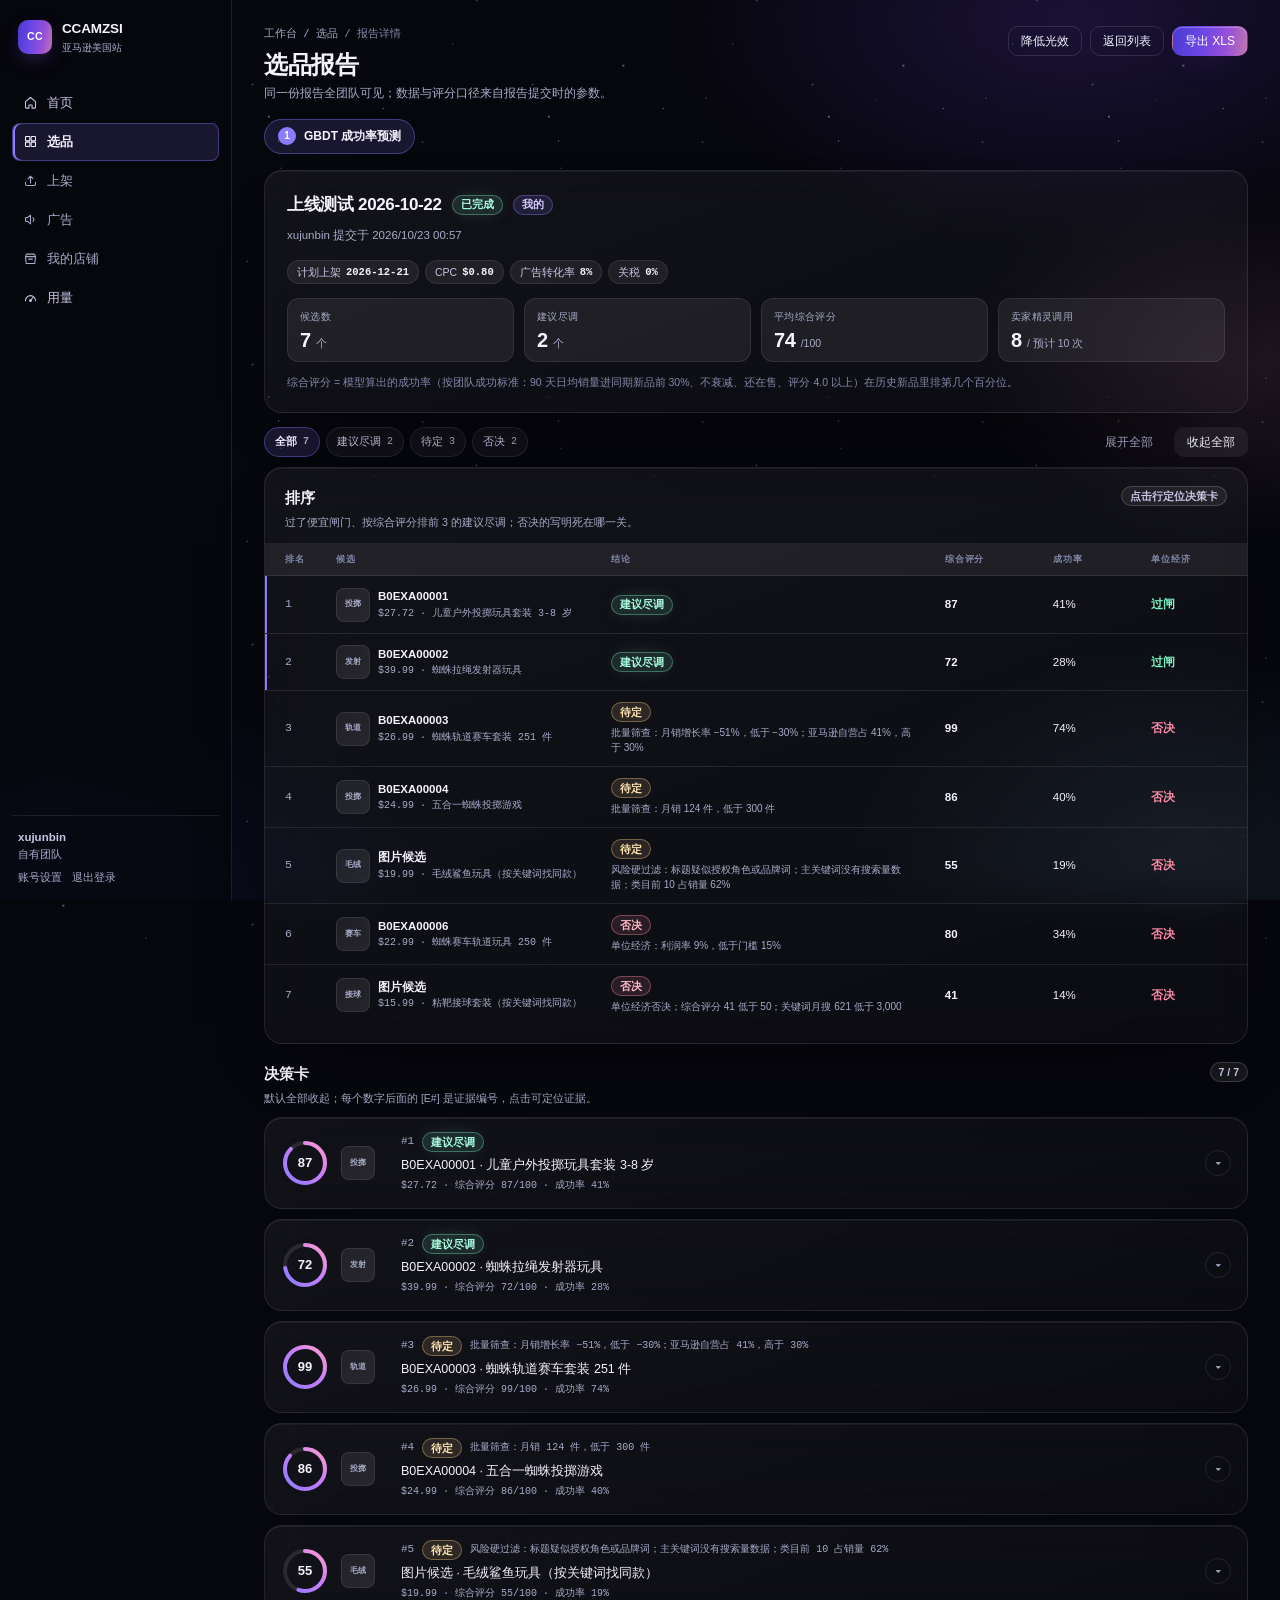
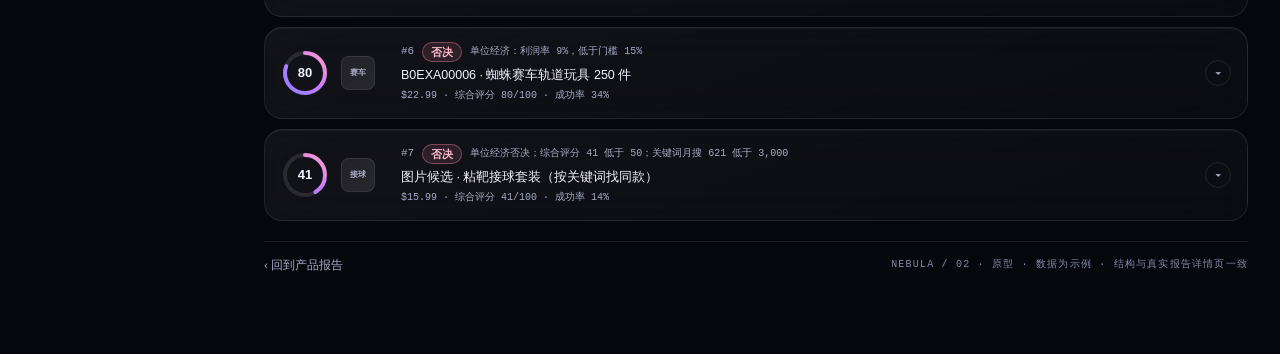
<file: report.html>
<!DOCTYPE html>
<html lang="zh-CN" data-theme="nebula">
<head>
<meta charset="UTF-8">
<meta name="viewport" content="width=device-width, initial-scale=1.0">
<meta name="color-scheme" content="dark">
<meta name="theme-color" content="#06060d">
<title>选品报告 · CCAMZSI</title>
<style>
/* ===== tokens.css ===== */
/* ============================================================
   tokens.css — Kinetic base tokens + primitives (k- prefix)
   Values follow the Nebula palette from 内部UI制作.md §2.2.
============================================================ */
:root{
  --k-bg:#06060d;
  --k-surface:rgba(255,255,255,.045);
  --k-surface-2:rgba(255,255,255,.065);
  --k-surface-3:rgba(255,255,255,.095);
  --k-ink:#f4f2ff;
  --k-ink-2:#c9c5e6;
  --k-muted:#a7abc8;
  --k-muted-2:#8288a9;
  --k-line:rgba(255,255,255,.09);
  --k-line-strong:rgba(255,255,255,.17);

  --k-accent:#8b7cff;
  --k-on-accent:#ffffff;
  --k-accent-soft:rgba(139,124,255,.14);
  --k-accent-border:rgba(139,124,255,.38);
  --k-grad-cta:linear-gradient(100deg,#4b3acf 0%,#6b46e6 38%,#9750d8 72%,#c177ae 100%);

  --k-success:#7cf5c6;
  --k-success-soft:rgba(124,245,198,.12);
  --k-warn:#ffd28a;
  --k-warn-soft:rgba(255,210,138,.12);
  --k-down:#ff8ba7;
  --k-down-soft:rgba(255,139,167,.12);
  --k-info:#7fe3ff;

  --k-r-xs:4px;
  --k-r-sm:8px;
  --k-r-md:12px;
  --k-r-lg:18px;
  --k-r-pill:999px;

  --k-fw-regular:400;
  --k-fw-medium:500;
  --k-fw-semibold:600;
  --k-track-heading:-.02em;

  --k-font:-apple-system,BlinkMacSystemFont,"SF Pro Display","SF Pro Text","PingFang SC","Hiragino Sans GB","HarmonyOS Sans SC","Microsoft YaHei",sans-serif;
  --k-font-mono:"SF Mono",ui-monospace,"JetBrains Mono",Menlo,Consolas,monospace;

  --k-dur-1:100ms;
  --k-dur-2:160ms;
  --k-dur-3:260ms;
  --k-ease:cubic-bezier(.16,1,.3,1);

  --k-shadow-card:0 1px 0 rgba(255,255,255,.05) inset,0 30px 80px -50px rgba(0,0,0,.9);
  --k-shadow-lift:0 18px 50px -20px rgba(0,0,0,.9);
}

/* ---------- reset ---------- */
*,*::before,*::after{box-sizing:border-box}
html{-webkit-text-size-adjust:100%;text-size-adjust:100%}
body{margin:0;min-height:100vh;background:var(--k-bg);color:var(--k-ink);font:13px/1.6 var(--k-font);-webkit-font-smoothing:antialiased;-moz-osx-font-smoothing:grayscale}
h1,h2,h3,p,dl,dd,ul{margin:0;padding:0}
ul{list-style:none}
button{font:inherit;color:inherit;cursor:pointer}
a{color:inherit}
:focus-visible{outline:2px solid #c9b8ff;outline-offset:2px}
table{border-spacing:0}

/* ---------- card ---------- */
.k-card{background:var(--k-surface);border:1px solid var(--k-line);border-radius:var(--k-r-lg);box-shadow:var(--k-shadow-card)}

/* ---------- badge ---------- */
.k-badge{display:inline-flex;align-items:center;gap:4px;height:20px;padding:0 8px;border-radius:var(--k-r-pill);border:1px solid var(--k-line-strong);background:var(--k-surface-2);color:var(--k-ink-2);font-size:10.5px;font-weight:var(--k-fw-semibold);line-height:1;white-space:nowrap}
.k-badge--success{background:var(--k-success-soft);border-color:rgba(124,245,198,.35);color:#a9ffe0;box-shadow:0 0 18px -8px rgba(124,245,198,.7)}
.k-badge--warn{background:var(--k-warn-soft);border-color:rgba(255,210,138,.35);color:#ffe3b0}
.k-badge--danger{background:var(--k-down-soft);border-color:rgba(255,139,167,.38);color:#ffbdcb}
.k-badge--accent{background:var(--k-accent-soft);border-color:var(--k-accent-border);color:#d2caff}

/* ---------- button ---------- */
.k-btn{display:inline-flex;align-items:center;justify-content:center;gap:6px;height:36px;padding:0 16px;border-radius:var(--k-r-md);border:1px solid rgba(255,255,255,.12);background:rgba(255,255,255,.04);color:var(--k-ink);font-size:13px;font-weight:var(--k-fw-medium);line-height:1;white-space:nowrap;
  transition:transform var(--k-dur-3) var(--k-ease),background-color var(--k-dur-2) ease,border-color var(--k-dur-2) ease,box-shadow var(--k-dur-3) ease,filter var(--k-dur-2) ease,color var(--k-dur-2) ease}
.k-btn:hover{background:rgba(255,255,255,.08);border-color:rgba(255,255,255,.22)}
.k-btn:active{transform:translateY(1px)}
.k-btn[disabled]{cursor:progress;opacity:.8}
.k-btn--sm{height:30px;padding:0 12px;font-size:12px;border-radius:10px}
.k-btn--ghost{background:transparent}
.k-btn--quiet{background:transparent;border-color:transparent;color:var(--k-muted)}
.k-btn--quiet:hover{background:var(--k-surface-2);border-color:transparent;color:var(--k-ink)}
.k-btn--accent{background:var(--k-grad-cta);border-color:transparent;color:#fff;box-shadow:inset 0 1px 0 rgba(255,255,255,.25),0 12px 30px -14px rgba(120,80,240,.9)}
.k-btn--accent:hover{background:var(--k-grad-cta);border-color:transparent;filter:brightness(1.08);transform:translateY(-1px);box-shadow:inset 0 1px 0 rgba(255,255,255,.3),0 16px 36px -14px rgba(130,90,250,1)}
.k-btn--accent:active{transform:translateY(0)}
.k-btn.is-loading{position:relative;pointer-events:none}
.k-btn.is-loading::after{content:"";width:12px;height:12px;border-radius:50%;border:2px solid rgba(255,255,255,.35);border-top-color:#fff;animation:k-spin .8s linear infinite}
@keyframes k-spin{to{transform:rotate(360deg)}}

/* ---------- empty / error ---------- */
.k-empty{display:grid;place-items:center;text-align:center;color:var(--k-muted)}
.k-empty__title{font-size:14px;font-weight:var(--k-fw-semibold);color:var(--k-ink)}
.k-empty__sub{margin-top:4px;font-size:11.5px;color:var(--k-muted)}
.k-empty .k-btn{margin-top:14px}

.k-sr{position:absolute;width:1px;height:1px;margin:-1px;overflow:hidden;clip:rect(0 0 0 0);white-space:nowrap}

@media (prefers-reduced-motion:reduce){
  *,*::before,*::after{animation-duration:.001ms!important;animation-iteration-count:1!important;transition-duration:.001ms!important;scroll-behavior:auto!important}
}
</style>
<style>
/* ===== nebula-theme.css ===== */
/* ============================================================
   nebula-theme.css — Nebula (星云深色) theme layer
   Starfield background, glass cards, glow states, calm mode.
   Spec: 内部UI制作.md §2.2–2.8
============================================================ */
html[data-theme="nebula"]{color-scheme:dark;background:#06060d}

/* ---------- global background ---------- */
html[data-theme="nebula"] body.k-app{
  background:
    radial-gradient(52% 40% at 84% 2%, rgba(108,66,220,.20), transparent 62%),
    radial-gradient(34% 30% at 98% 40%, rgba(255,159,200,.10), transparent 66%),
    radial-gradient(42% 36% at 94% 96%, rgba(127,227,255,.08), transparent 68%),
    radial-gradient(50% 40% at 2% 100%, rgba(30,44,110,.24), transparent 66%),
    #06060d;
  background-attachment:fixed;
}
html[data-theme="nebula"] body.k-app::before{
  content:"";position:fixed;inset:-40px;z-index:0;pointer-events:none;opacity:.5;
  background-image:
    radial-gradient(1.3px 1.3px at 14% 20%, rgba(255,255,255,.5), transparent 60%),
    radial-gradient(1px 1px at 36% 68%, rgba(255,215,198,.4), transparent 60%),
    radial-gradient(1.2px 1.2px at 62% 32%, rgba(255,255,255,.4), transparent 60%),
    radial-gradient(1px 1px at 82% 76%, rgba(255,159,200,.35), transparent 60%),
    radial-gradient(1px 1px at 8% 86%, rgba(127,227,255,.3), transparent 60%),
    url("data:image/svg+xml,%3Csvg xmlns='http://www.w3.org/2000/svg' width='280' height='280' viewBox='0 0 280 280'%3E%3Ccircle cx='143.2' cy='148.4' r='0.77' fill='rgb(255,196,214)' fill-opacity='0.81'/%3E%3Ccircle cx='150.6' cy='22.4' r='0.74' fill='rgb(255,196,214)' fill-opacity='0.57'/%3E%3Ccircle cx='134.4' cy='236.2' r='0.70' fill='rgb(255,196,214)' fill-opacity='0.71'/%3E%3Ccircle cx='163.1' cy='35.7' r='0.76' fill='rgb(214,226,255)' fill-opacity='0.55'/%3E%3Ccircle cx='236.4' cy='225.5' r='0.67' fill='rgb(214,226,255)' fill-opacity='0.67'/%3E%3Ccircle cx='70.5' cy='15.7' r='1.10' fill='rgb(214,226,255)' fill-opacity='0.48'/%3E%3Ccircle cx='41.0' cy='208.2' r='0.62' fill='rgb(214,226,255)' fill-opacity='0.65'/%3E%3Ccircle cx='236.7' cy='40.1' r='1.08' fill='rgb(214,226,255)' fill-opacity='0.53'/%3E%3Ccircle cx='7.1' cy='21.5' r='0.83' fill='rgb(214,226,255)' fill-opacity='0.62'/%3E%3Ccircle cx='75.7' cy='140.6' r='0.51' fill='rgb(214,226,255)' fill-opacity='0.69'/%3E%3Ccircle cx='12.6' cy='124.5' r='1.01' fill='rgb(214,226,255)' fill-opacity='0.56'/%3E%3Ccircle cx='130.5' cy='98.8' r='0.48' fill='rgb(214,226,255)' fill-opacity='0.55'/%3E%3Ccircle cx='212.6' cy='84.1' r='0.62' fill='rgb(214,226,255)' fill-opacity='0.81'/%3E%3Ccircle cx='103.4' cy='105.7' r='1.17' fill='rgb(214,226,255)' fill-opacity='0.68'/%3E%3Ccircle cx='115.0' cy='257.3' r='0.68' fill='rgb(214,226,255)' fill-opacity='0.48'/%3E%3Ccircle cx='28.9' cy='156.7' r='0.95' fill='rgb(214,226,255)' fill-opacity='0.88'/%3E%3Ccircle cx='182.5' cy='182.2' r='1.09' fill='rgb(214,226,255)' fill-opacity='0.38'/%3E%3Ccircle cx='38.5' cy='181.1' r='0.75' fill='rgb(214,226,255)' fill-opacity='0.86'/%3E%3Ccircle cx='185.9' cy='137.9' r='0.58' fill='rgb(214,226,255)' fill-opacity='0.73'/%3E%3Ccircle cx='228.7' cy='261.8' r='0.45' fill='rgb(214,226,255)' fill-opacity='0.56'/%3E%3C/svg%3E");
  background-repeat:no-repeat,no-repeat,no-repeat,no-repeat,no-repeat,repeat;
  animation:k-drift 140s linear infinite alternate;
}
@keyframes k-drift{from{transform:translate3d(0,0,0)}to{transform:translate3d(-28px,20px,0)}}
html[data-theme="nebula"] body.k-app > *{position:relative;z-index:1}
html[data-theme="nebula"] body.k-app > .toasts{position:fixed;z-index:120}

/* ---------- calm mode: 降低光效 ---------- */
body.calm::before{animation:none!important;opacity:.28!important}
html[data-theme="nebula"] body.k-app.calm{
  background:
    radial-gradient(52% 40% at 84% 2%, rgba(108,66,220,.08), transparent 62%),
    radial-gradient(50% 40% at 2% 100%, rgba(30,44,110,.12), transparent 66%),
    #06060d;
  background-attachment:fixed;
}
body.calm .k-card{box-shadow:0 1px 0 rgba(255,255,255,.04) inset!important}
body.calm .k-badge--success,body.calm .k-btn--accent{box-shadow:none!important}
body.calm .k-card[open]{box-shadow:none!important}

/* ---------- glass cards ---------- */
html[data-theme="nebula"] .k-card{
  background:linear-gradient(160deg,rgba(255,255,255,.052),rgba(255,255,255,.022));
  border-color:rgba(255,255,255,.09);
  border-radius:18px;
  box-shadow:0 1px 0 rgba(255,255,255,.05) inset,0 30px 80px -50px rgba(0,0,0,.9);
  -webkit-backdrop-filter:blur(18px);backdrop-filter:blur(18px);
}
html[data-theme="nebula"] .k-card[open]{
  border-color:rgba(139,124,255,.35);
  box-shadow:0 1px 0 rgba(255,255,255,.06) inset,0 40px 100px -50px rgba(139,124,255,.55);
}

/* ---------- scrollbars ---------- */
html[data-theme="nebula"] *{scrollbar-width:thin;scrollbar-color:rgba(255,255,255,.16) transparent}
html[data-theme="nebula"] ::-webkit-scrollbar{width:8px;height:8px}
html[data-theme="nebula"] ::-webkit-scrollbar-thumb{background:rgba(255,255,255,.14);border-radius:8px}
html[data-theme="nebula"] ::selection{background:rgba(139,124,255,.4);color:#fff}
</style>
<style>
  /* ---------- shell ---------- */
  body.k-app{ padding:0; }
  .shell{ display:grid; grid-template-columns:232px minmax(0,1fr); align-items:start; min-width:0; }
  .side{
    position:sticky; top:0; height:100vh; display:flex; flex-direction:column; gap:14px;
    padding:18px 12px 14px; background:rgba(8,7,15,.72); border-right:1px solid var(--k-line); min-width:0;
    -webkit-backdrop-filter:blur(14px); backdrop-filter:blur(14px);
  }
  .brand{ display:flex; align-items:center; gap:10px; padding:0 6px 14px; }
  .brand__mark{ width:34px; height:34px; border-radius:10px; background:var(--k-grad-cta); color:var(--k-on-accent); display:grid; place-items:center; font-size:10.5px; font-weight:700; letter-spacing:.03em; flex:none; box-shadow:0 8px 22px -10px rgba(139,92,246,.9); }
  .brand b{ display:block; font-size:13.5px; letter-spacing:-.01em; }
  .brand span{ display:block; font-size:10px; color:var(--k-muted); }
  .nav{ display:flex; flex-direction:column; gap:1px; }
  .nav__item{
    display:flex; align-items:center; gap:9px; padding:8px 10px; border:1px solid transparent;
    border-radius:8px; color:var(--k-ink-2); font-size:12.5px; text-decoration:none; text-align:left; background:transparent;
  }
  .nav__item svg{ width:15px; height:15px; stroke:currentColor; fill:none; stroke-width:1.7; stroke-linecap:round; stroke-linejoin:round; flex:none; }
  .nav__item:hover{ background:var(--k-surface-2); color:var(--k-ink); }
  .nav__item.is-active{ background:var(--k-accent-soft); border-color:var(--k-accent-border); color:var(--k-ink); font-weight:var(--k-fw-semibold); box-shadow:inset 2px 0 0 var(--k-accent); }
  .nav__item.is-ghost{ color:var(--k-muted); border-style:dashed; }
  .side__foot{ margin-top:auto; border-top:1px solid var(--k-line); padding:12px 6px 0; font-size:10.5px; color:var(--k-muted); }
  .side__foot b{ display:block; color:var(--k-ink-2); font-size:11.5px; }
  .side__foot a{ color:var(--k-muted); text-decoration:none; margin-right:10px; }
  .side__foot a:hover{ color:var(--k-ink); }

  .main{ padding:26px 32px 80px; max-width:1280px; width:100%; min-width:0; }
  .page-head{ display:flex; align-items:flex-start; justify-content:space-between; gap:20px; flex-wrap:wrap; margin-bottom:16px; }
  .crumb{ font-size:10.5px; color:var(--k-muted-2); font-family:var(--k-font-mono); margin-bottom:8px; }
  .crumb a{ color:var(--k-muted); text-decoration:none; }
  .crumb a:hover{ color:var(--k-ink); }
  .page-head h1{ font-size:24px; line-height:1.15; letter-spacing:var(--k-track-heading); font-weight:var(--k-fw-semibold); }
  .page-head .sub{ margin-top:6px; font-size:11.5px; color:var(--k-muted); }
  .head-actions{ display:flex; align-items:center; gap:8px; flex:none; }

  .tabs{ display:flex; gap:6px; margin-bottom:16px; flex-wrap:wrap; }
  .tab{ display:inline-flex; align-items:center; gap:8px; padding:7px 13px; border:1px solid var(--k-line); border-radius:var(--k-r-pill); background:var(--k-surface); color:var(--k-ink-2); font-size:12px; }
  .tab.is-active{ background:var(--k-accent-soft); border-color:var(--k-accent-border); color:var(--k-ink); font-weight:var(--k-fw-semibold); }
  .tab__num{ width:18px; height:18px; border-radius:50%; background:var(--k-accent); color:var(--k-on-accent); display:grid; place-items:center; font-size:10px; font-weight:700; }

  /* ---------- summary ---------- */
  .summary{ padding:20px 22px; margin-bottom:14px; }
  .summary__top{ display:flex; align-items:flex-start; justify-content:space-between; gap:16px; flex-wrap:wrap; }
  .summary__title{ display:flex; align-items:center; gap:10px; flex-wrap:wrap; }
  .summary__title h2{ font-size:17px; font-weight:var(--k-fw-semibold); letter-spacing:-.02em; }
  .summary__meta{ margin-top:8px; font-size:11.5px; color:var(--k-muted); display:flex; flex-direction:column; gap:5px; }
  .summary__params{ display:flex; flex-wrap:wrap; gap:6px; margin-top:10px; }
  .chip{ display:inline-flex; align-items:center; gap:5px; padding:3px 9px; border-radius:var(--k-r-pill); border:1px solid var(--k-line); background:var(--k-surface-2); font-size:10.5px; color:var(--k-ink-2); }
  .chip b{ font-weight:var(--k-fw-semibold); color:var(--k-ink); font-family:var(--k-font-mono); }
  .summary__metrics{ display:grid; grid-template-columns:repeat(4,minmax(0,1fr)); gap:10px; margin-top:14px; }
  .metric{ border:1px solid var(--k-line); border-radius:var(--k-r-md); background:var(--k-surface-2); padding:10px 12px; }
  .metric .k{ font-size:10px; color:var(--k-muted); letter-spacing:.03em; }
  .metric .v{ margin-top:4px; font-size:20px; font-weight:var(--k-fw-semibold); letter-spacing:-.02em; line-height:1.1; font-variant-numeric:tabular-nums; }
  .metric .v small{ font-size:10.5px; font-weight:400; color:var(--k-muted); letter-spacing:0; }
  .formula{ margin-top:12px; font-size:10.5px; line-height:1.7; color:var(--k-muted-2); max-width:980px; }

  /* ---------- toolbar ---------- */
  .toolbar{ display:flex; align-items:center; justify-content:space-between; gap:12px; flex-wrap:wrap; margin:14px 0 10px; }
  .filters{ display:flex; gap:6px; flex-wrap:wrap; }
  .fbtn{ display:inline-flex; align-items:center; gap:6px; padding:5px 10px; border-radius:var(--k-r-pill); border:1px solid var(--k-line); background:var(--k-surface); color:var(--k-ink-2); font-size:11px; transition:border-color var(--k-dur-2) ease, background-color var(--k-dur-2) ease; }
  .fbtn:hover{ border-color:var(--k-line-strong); color:var(--k-ink); }
  .fbtn.is-active{ background:var(--k-accent-soft); border-color:var(--k-accent-border); color:var(--k-ink); font-weight:var(--k-fw-semibold); }
  .fbtn__n{ font-family:var(--k-font-mono); font-size:10px; color:var(--k-muted); }
  .toolbar__right{ display:flex; gap:8px; align-items:center; }
  .k-btn[aria-pressed="true"].k-btn--quiet{ color:var(--k-ink); background:var(--k-surface-2); }

  /* ---------- ranking table ---------- */
  .table-card{ padding:18px 20px; margin-bottom:14px; }
  .table-head{ display:flex; align-items:flex-start; justify-content:space-between; gap:16px; flex-wrap:wrap; margin-bottom:12px; }
  .table-head h2{ font-size:15px; font-weight:var(--k-fw-semibold); letter-spacing:-.01em; }
  .table-head p{ margin-top:4px; font-size:10.5px; color:var(--k-muted); }
  .table-scroll{ margin:0 -20px; overflow:auto; }
  .rank-table{ width:100%; border-collapse:collapse; table-layout:fixed; min-width:880px; }
  .rank-table th{
    padding:9px 12px; background:var(--k-surface-2); border-bottom:1px solid var(--k-line);
    color:var(--k-muted-2); font-size:9px; font-weight:var(--k-fw-semibold); letter-spacing:.10em; text-transform:uppercase; text-align:left; white-space:nowrap;
  }
  .rank-table th:first-child,.rank-table td:first-child{ padding-left:20px; width:52px; }
  .rank-table th:nth-child(2){ width:28%; }
  .rank-table th:nth-child(3){ width:34%; }
  .rank-table th:nth-child(4){ width:11%; }
  .rank-table th:nth-child(5){ width:10%; }
  .rank-table th:nth-child(6){ width:11%; }
  .rank-table th:last-child,.rank-table td:last-child{ padding-right:20px; }
  .rank-table td{ padding:11px 12px; border-bottom:1px solid var(--k-line); font-size:11.5px; vertical-align:middle; }
  .rank-table tbody tr{ cursor:pointer; transition:background-color 160ms ease; }
  .rank-table tbody tr:hover{ background:var(--k-surface-2); }
  .rank-table tbody tr:focus-visible{ outline-offset:-2px; background:var(--k-surface-2); }
  .rank-table tbody tr:last-child td{ border-bottom:0; }
  .rank-table .num{ font-variant-numeric:tabular-nums; }
  .rank-table .rank-no{ font-family:var(--k-font-mono); color:var(--k-muted); }
  .rank-table tr.is-top3 td:first-child{ box-shadow:inset 2px 0 0 var(--k-accent); }
  .cand{ display:flex; align-items:center; gap:8px; min-width:0; }
  .thumb{ width:34px; height:34px; border-radius:8px; border:1px solid var(--k-line); background:linear-gradient(135deg,var(--k-surface-2),var(--k-surface-3)); display:grid; place-items:center; font-size:8px; font-weight:700; color:var(--k-muted); flex:none; letter-spacing:.02em; }
  .cand span{ min-width:0; }
  .cand b{ display:block; font-size:11.5px; font-weight:var(--k-fw-semibold); white-space:nowrap; overflow:hidden; text-overflow:ellipsis; }
  .cand small{ display:block; font-size:10px; color:var(--k-muted); font-family:var(--k-font-mono); white-space:nowrap; overflow:hidden; text-overflow:ellipsis; }
  .verdict-cell{ display:flex; flex-direction:column; align-items:flex-start; gap:3px; min-width:0; }
  .reason{ width:100%; font-size:10px; color:var(--k-muted); line-height:1.5; display:-webkit-box; -webkit-line-clamp:2; -webkit-box-orient:vertical; overflow:hidden; }
  .reason b{ font-weight:var(--k-fw-semibold); color:var(--k-ink-2); }
  .empty-row td{ padding:30px; text-align:center; color:var(--k-muted); font-size:12px; }

  /* ---------- decision cards ---------- */
  .decision-head{ display:flex; align-items:flex-start; justify-content:space-between; gap:16px; flex-wrap:wrap; margin:18px 0 10px; }
  .decision-head h2{ font-size:15px; font-weight:var(--k-fw-semibold); }
  .decision-head p{ margin-top:4px; font-size:10.5px; color:var(--k-muted); }
  .dcard{ margin-bottom:10px; padding:0; overflow:hidden; }
  .dcard > summary{
    list-style:none; display:grid; grid-template-columns:auto 48px minmax(0,1fr) auto; gap:12px; align-items:center;
    padding:14px 16px; cursor:pointer; user-select:none;
  }
  .dcard > summary::-webkit-details-marker{ display:none; }
  .dcard > summary:hover{ background:var(--k-surface-2); }
  .dcard > summary:focus-visible{ outline-offset:-3px; }
  .dscore{ width:48px; height:48px; position:relative; flex:none; }
  .dscore svg{ width:48px; height:48px; transform:rotate(-90deg); }
  .dscore b{ position:absolute; inset:0; display:grid; place-items:center; font-size:13px; font-weight:var(--k-fw-semibold); font-variant-numeric:tabular-nums; }
  .dsum{ min-width:0; display:flex; flex-direction:column; gap:3px; }
  .dsum__top{ display:flex; align-items:center; gap:8px; flex-wrap:wrap; }
  .dsum__rank{ font-family:var(--k-font-mono); font-size:11px; color:var(--k-muted); }
  .dsum__title{ font-size:12.5px; font-weight:var(--k-fw-medium); white-space:nowrap; overflow:hidden; text-overflow:ellipsis; }
  .dsum__meta{ font-size:10px; color:var(--k-muted); font-family:var(--k-font-mono); }
  .dchev{ width:26px; height:26px; border-radius:50%; border:1px solid var(--k-line); display:grid; place-items:center; color:var(--k-muted); transition:transform var(--k-dur-3) var(--k-ease), background-color var(--k-dur-2) ease; flex:none; }
  .dcard[open] .dchev{ transform:rotate(180deg); background:var(--k-accent); border-color:var(--k-accent); color:var(--k-on-accent); }
  .dcard__body{ border-top:1px solid var(--k-line); padding:14px 16px 16px; }
  .rows{ display:grid; grid-template-columns:1fr 1fr; gap:8px; }
  .row-block{ border-left:3px solid var(--k-line-strong); background:var(--k-surface-2); border-radius:0 var(--k-r-sm) var(--k-r-sm) 0; padding:8px 10px; min-width:0; }
  .row-block.is-good{ border-left-color:var(--k-success); }
  .row-block.is-warn{ border-left-color:var(--k-warn); }
  .row-block.is-bad{ border-left-color:var(--k-down); }
  .row-block dt{ font-size:10px; font-weight:var(--k-fw-semibold); color:var(--k-muted); letter-spacing:.02em; }
  .row-block dd{ margin:3px 0 0; font-size:11.5px; line-height:1.62; color:var(--k-ink-2); }
  .refs{ display:inline-flex; gap:3px; margin-left:4px; vertical-align:1px; flex-wrap:wrap; }
  .ref{ border:1px solid var(--k-accent-border); background:var(--k-accent-soft); color:#d2caff; border-radius:4px; font-family:var(--k-font-mono); font-size:8.5px; padding:0 3px; cursor:pointer; line-height:1.5; }
  .ref:hover{ background:rgba(139,124,255,.45); color:#fff; }
  .callouts{ display:grid; grid-template-columns:1fr 1fr; gap:8px; margin-top:10px; }
  .callout{ border:1px solid var(--k-line); border-radius:var(--k-r-sm); padding:8px 10px; font-size:11.5px; line-height:1.65; background:var(--k-surface); }
  .callout b{ font-weight:var(--k-fw-semibold); }
  .callout--unknown{ border-left:3px solid var(--k-warn); }
  .callout--action{ border-left:3px solid var(--k-accent); background:var(--k-surface-2); }
  .ev{ margin-top:10px; border:1px dashed var(--k-line-strong); border-radius:var(--k-r-sm); background:var(--k-surface); }
  .ev > summary{ cursor:pointer; list-style:none; padding:8px 11px; font-size:11px; color:var(--k-muted); display:flex; align-items:center; gap:7px; }
  .ev > summary::-webkit-details-marker{ display:none; }
  .ev > summary b{ color:var(--k-ink-2); font-weight:var(--k-fw-semibold); }
  .ev[open] > summary{ border-bottom:1px solid var(--k-line); }
  .ev__list{ list-style:none; margin:0; padding:8px 10px; display:flex; flex-direction:column; gap:6px; }
  .ev__item{ border-radius:var(--k-r-xs); background:var(--k-surface-2); padding:8px 10px; font-size:11px; line-height:1.6; }
  .ev__item.is-flash{ animation:flash 1.2s var(--k-ease); }
  @keyframes flash{ 0%{ box-shadow:0 0 0 2px var(--k-accent); } 100%{ box-shadow:0 0 0 0 transparent; } }
  .ev__id{ font-family:var(--k-font-mono); font-weight:var(--k-fw-semibold); color:#d2caff; }
  .ev__meta{ color:var(--k-muted); font-size:10px; margin-left:4px; }
  .ev__body{ margin-top:2px; color:var(--k-ink-2); }
  .ev__src{ margin-top:2px; font-size:9.5px; color:var(--k-muted-2); word-break:break-all; }

  .page-foot{ display:flex; align-items:center; justify-content:space-between; gap:12px; flex-wrap:wrap; margin-top:20px; padding-top:14px; border-top:1px solid var(--k-line); }
  .page-foot a{ font-size:11.5px; color:var(--k-muted); text-decoration:none; }
  .page-foot a:hover{ color:var(--k-ink); }
  .page-foot span{ font-size:10px; color:var(--k-muted-2); font-family:var(--k-font-mono); letter-spacing:.12em; text-transform:uppercase; }

  /* ---------- loading / error ---------- */
  .sk{ display:block; height:14px; border-radius:6px; background:linear-gradient(90deg,rgba(255,255,255,.04),rgba(255,255,255,.1),rgba(255,255,255,.04)); background-size:200% 100%; animation:shimmer 1.3s linear infinite; }
  .sk--card{ height:76px; border-radius:18px; margin-bottom:10px; }
  @keyframes shimmer{ from{ background-position:200% 0; } to{ background-position:-200% 0; } }
  body.is-error .table-card, body.is-error .toolbar, body.is-error .decision-head{ display:none; }

  /* ---------- toast ---------- */
  .toasts{ position:fixed; right:18px; bottom:18px; z-index:120; display:flex; flex-direction:column; gap:8px; align-items:flex-end; }
  .toast{ background:rgba(16,13,30,.88); color:var(--k-ink); border:1px solid rgba(255,255,255,.12); border-radius:var(--k-r-md); padding:10px 14px; font-size:12px; box-shadow:var(--k-shadow-lift); animation:k-toast-in .24s var(--k-ease); position:relative; overflow:hidden; -webkit-backdrop-filter:blur(14px); backdrop-filter:blur(14px); max-width:min(92vw,420px); }
  .toast::after{ content:""; position:absolute; left:0; bottom:0; height:2px; width:100%; background:var(--k-grad-cta); transform-origin:0 50%; animation:k-toast-bar 2.8s linear forwards; }
  @keyframes k-toast-in{ from{ opacity:0; transform:translateY(6px);} to{ opacity:1; transform:none;} }
  @keyframes k-toast-bar{ from{ transform:scaleX(1);} to{ transform:scaleX(0);} }

  /* ---------- mobile action bar ---------- */
  .mbar{ display:none; }

  @media (max-width:1180px){
    .summary__metrics{ grid-template-columns:repeat(2,minmax(0,1fr)); }
  }
  @media (max-width:920px){
    .shell{ grid-template-columns:1fr; }
    .side{ position:static; height:auto; border-right:0; border-bottom:1px solid var(--k-line); }
    .nav{ flex-direction:row; flex-wrap:wrap; }
    .side__foot{ display:none; }
    .main{ padding:20px 16px 60px; }
    .rows,.callouts{ grid-template-columns:1fr; }
    .dcard > summary{ grid-template-columns:auto 40px minmax(0,1fr) auto; }
    .dscore,.dscore svg{ width:40px; height:40px; }
  }
  @media (max-width:768px){
    .main{ padding-bottom:96px; }
    .head-actions .k-btn[data-act="back"], .head-actions .k-btn[data-act="export"]{ display:none; }
    .mbar{ display:flex; gap:8px; position:fixed; left:0; right:0; bottom:0; z-index:90; padding:10px 16px calc(10px + env(safe-area-inset-bottom)); background:rgba(8,7,15,.86); border-top:1px solid var(--k-line); -webkit-backdrop-filter:blur(16px); backdrop-filter:blur(16px); }
    .mbar .k-btn{ flex:1; height:40px; }
    .toasts{ bottom:72px; right:12px; left:12px; align-items:stretch; }
  }
  @media (max-width:600px){
    .summary__metrics{ grid-template-columns:1fr 1fr; }
    .summary{ padding:16px; }
    .rank-table{ min-width:760px; }
    .page-head h1{ font-size:21px; }
  }
  @media (max-width:480px){
    .dscore,.dscore svg{ width:40px; height:40px; }
    .dsum__title{ white-space:normal; display:-webkit-box; -webkit-line-clamp:2; -webkit-box-orient:vertical; }
  }
</style>
</head>
<body class="k-app">
<div class="shell">
  <aside class="side">
    <div class="brand">
      <div class="brand__mark" aria-hidden="true">CC</div>
      <div><b>CCAMZSI</b><span>亚马逊美国站</span></div>
    </div>
    <nav class="nav" aria-label="主导航">
      <a class="nav__item" href="#" data-nav="首页">
        <svg viewBox="0 0 24 24" aria-hidden="true"><path d="M4 10.5 12 4l8 6.5V20a1 1 0 0 1-1 1h-4.5v-5h-5v5H5a1 1 0 0 1-1-1z"/></svg>首页</a>
      <a class="nav__item is-active" href="#" data-nav="选品" aria-current="page">
        <svg viewBox="0 0 24 24" aria-hidden="true"><rect x="4" y="4" width="7" height="7" rx="1.2"/><rect x="13" y="4" width="7" height="7" rx="1.2"/><rect x="4" y="13" width="7" height="7" rx="1.2"/><rect x="13" y="13" width="7" height="7" rx="1.2"/></svg>选品</a>
      <a class="nav__item is-ghost" href="#" data-nav="上架">
        <svg viewBox="0 0 24 24" aria-hidden="true"><path d="M12 16V5m0 0L8 9m4-4 4 4"/><path d="M4 15v3a2 2 0 0 0 2 2h12a2 2 0 0 0 2-2v-3"/></svg>上架</a>
      <a class="nav__item is-ghost" href="#" data-nav="广告">
        <svg viewBox="0 0 24 24" aria-hidden="true"><path d="M4 10v4a1 1 0 0 0 1 1h2l5 4V5L7 9H5a1 1 0 0 0-1 1z"/><path d="M16 9a4 4 0 0 1 0 6"/></svg>广告</a>
      <a class="nav__item is-ghost" href="#" data-nav="我的店铺">
        <svg viewBox="0 0 24 24" aria-hidden="true"><path d="M4 9h16l-1 11H5z"/><path d="M4 9l1.5-4h13L20 9"/><path d="M9 13h6"/></svg>我的店铺</a>
      <a class="nav__item" href="#" data-nav="用量">
        <svg viewBox="0 0 24 24" aria-hidden="true"><path d="M4 17a8 8 0 1 1 16 0"/><path d="M12 17l4-5"/><circle cx="12" cy="17" r="1.4"/></svg>用量</a>
    </nav>
    <div class="side__foot">
      <b>xujunbin</b><div>自有团队</div>
      <div style="margin-top:6px;"><a href="#" data-nav="账号设置">账号设置</a><a href="nebula-login.html">退出登录</a></div>
    </div>
  </aside>

  <main class="main" id="main">
    <div class="page-head">
      <div>
        <div class="crumb"><a href="#" data-nav="工作台 / 选品">工作台 / 选品</a> / 报告详情</div>
        <h1>选品报告</h1>
        <p class="sub">同一份报告全团队可见；数据与评分口径来自报告提交时的参数。</p>
      </div>
      <div class="head-actions">
        <button class="k-btn k-btn--ghost k-btn--sm" type="button" data-act="calm" aria-pressed="false" title="降低星空光效">降低光效</button>
        <button class="k-btn k-btn--ghost k-btn--sm" type="button" data-act="back">返回列表</button>
        <button class="k-btn k-btn--accent k-btn--sm" type="button" data-act="export" data-testid="report-export">导出 XLS</button>
      </div>
    </div>

    <div class="tabs">
      <span class="tab is-active"><span class="tab__num">1</span>GBDT 成功率预测</span>
    </div>

    <section class="k-card summary" aria-label="报告摘要" data-testid="section-report">
      <div class="summary__top">
        <div class="summary__title">
          <h2>上线测试 2026-10-22</h2>
          <span class="k-badge k-badge--success">已完成</span>
          <span class="k-badge k-badge--accent">我的</span>
        </div>
      </div>
      <div class="summary__meta">
        <span>xujunbin 提交于 2026/10/23 00:57</span>
        <div class="summary__params">
          <span class="chip">计划上架 <b>2026-12-21</b></span>
          <span class="chip">CPC <b>$0.80</b></span>
          <span class="chip">广告转化率 <b>8%</b></span>
          <span class="chip">关税 <b>0%</b></span>
        </div>
      </div>
      <div class="summary__metrics">
        <div class="metric"><div class="k">候选数</div><div class="v"><span id="mCand">7</span> <small>个</small></div></div>
        <div class="metric"><div class="k">建议尽调</div><div class="v"><span id="mGo">2</span> <small>个</small></div></div>
        <div class="metric"><div class="k">平均综合评分</div><div class="v"><span id="mAvg">74</span> <small>/100</small></div></div>
        <div class="metric"><div class="k">卖家精灵调用</div><div class="v">8 <small>/ 预计 10 次</small></div></div>
      </div>
      <p class="formula">综合评分 = 模型算出的成功率（按团队成功标准：90 天日均销量进同期新品前 30%、不衰减、还在售、评分 4.0 以上）在历史新品里排第几个百分位。</p>
    </section>

    <div class="toolbar">
      <div class="filters" id="filters" role="group" aria-label="结论筛选"></div>
      <div class="toolbar__right">
        <button class="k-btn k-btn--quiet k-btn--sm" type="button" data-act="expand" aria-pressed="false">展开全部</button>
        <button class="k-btn k-btn--quiet k-btn--sm" type="button" data-act="collapse" aria-pressed="true">收起全部</button>
      </div>
    </div>

    <section class="k-card table-card" aria-label="排序">
      <div class="table-head">
        <div>
          <h2>排序</h2>
          <p>过了便宜闸门、按综合评分排前 3 的建议尽调；否决的写明死在哪一关。</p>
        </div>
        <span class="k-badge">点击行定位决策卡</span>
      </div>
      <div class="table-scroll">
        <table class="rank-table" id="rankTable">
          <thead><tr>
            <th scope="col">排名</th><th scope="col">候选</th><th scope="col">结论</th><th scope="col">综合评分</th><th scope="col">成功率</th><th scope="col">单位经济</th>
          </tr></thead>
          <tbody id="rankBody"></tbody>
        </table>
      </div>
    </section>

    <div class="decision-head">
      <div>
        <h2>决策卡</h2>
        <p>默认全部收起；每个数字后面的 [E#] 是证据编号，点击可定位证据。</p>
      </div>
      <span class="k-badge" id="visibleCount">7 / 7</span>
    </div>
    <div id="cards"></div>
    <div id="errorBox" hidden></div>

    <footer class="page-foot">
      <a href="#" data-nav="产品报告">‹ 回到产品报告</a>
      <span>NEBULA / 02 · 原型 · 数据为示例 · 结构与真实报告详情页一致</span>
    </footer>
  </main>
</div>

<div class="mbar" aria-label="快捷操作">
  <button class="k-btn k-btn--ghost" type="button" data-act="back">返回列表</button>
  <button class="k-btn k-btn--accent" type="button" data-act="export">导出 XLS</button>
</div>

<div class="toasts" id="toasts" aria-live="polite"></div>

<script>
(function(){
  'use strict';

  var QS = new URLSearchParams(location.search);
  var STATE = QS.get('state');   // ?state=error | empty | exportfail  (demo helpers)
  var REDUCE = window.matchMedia && matchMedia('(prefers-reduced-motion: reduce)').matches;

  /* ---------- sample data (示例数据) ---------- */
  function mk(o){
    return Object.assign({
      assumption:'没填',
      absence:'有同款（就是这个 ASIN），不用诊断',
      demand:'月销 2,238 件，月销增长率 −8%；主关键词月搜 247,990；近 3 个月同比 +32%',
      supply:'前 10 款占销量 45%，前 3 品牌占 26%；近 3 个月新品占 5%；亚马逊自营占 5%',
      analog:'同子类目同价位近邻成功率 35%（32/92），主要死法：自然死亡（18）',
      riskOk:true,
      risk:'没命中授权角色、品牌词；专利、法规未检索',
      launch:'2026-11 35% · 2026-12 41%（计划） · 2027-01 39% · 2027-02 39%',
      gateOk:true,
      gate:'三道闸门全过，进了深度尽调名单',
      unknown:'单位经济里 头程 是估计值；专利、法规没有检索',
      action:'进入尽调：专利人工复核、工厂正式报价、200 件小批量测款'
    }, o);
  }

  var DATA = [
    mk({ rank:1, asin:'B0EXA00001', title:'儿童户外投掷玩具套装 3-8 岁', price:'$27.72', verdict:'go', score:87, success:'41%', gateOk:true, thumb:'投掷' }),
    mk({ rank:2, asin:'B0EXA00002', title:'蜘蛛拉绳发射器玩具', price:'$39.99', verdict:'go', score:72, success:'28%', gateOk:true, thumb:'发射',
      launch:'2026-11 20% · 2026-12 28%（计划） · 2027-01 25% · 2027-02 25%' }),
    mk({ rank:3, asin:'B0EXA00003', title:'蜘蛛轨道赛车套装 251 件', price:'$26.99', verdict:'hold', score:99, success:'74%', gateOk:false, thumb:'轨道',
      reason:'批量筛查：月销增长率 −51%，低于 −30%；亚马逊自营占 41%，高于 30%',
      scoreText:'99/100 · 成功率 74%（历史平均 22%）',
      gate:'没过：批量筛查（月销增长率 −51%，低于 −30%）；批量筛查（亚马逊自营占 41%，高于 30%）',
      demand:'月销 368 件，月销增长率 −51%',
      risk:'没命中授权角色、品牌词；季节款（圣诞）；专利、法规未检索',
      unknown:'单位经济里 头程 是估计值；需求：季节性没拆；专利、法规没有检索',
      action:'没进深度尽调：看「便宜闸门」卡在哪；补数据或先看建议尽调的款',
      launch:'季节款（圣诞）：2026-11 65% · 2026-12 74%（计划） · 2027-01 67% · 2027-02 67%' }),
    mk({ rank:4, asin:'B0EXA00004', title:'五合一蜘蛛投掷游戏', price:'$24.99', verdict:'hold', score:86, success:'40%', gateOk:false, thumb:'投掷',
      reason:'批量筛查：月销 124 件，低于 300 件',
      gate:'没过：批量筛查（月销 124 件，低于 300 件）',
      demand:'月销 124 件，月销增长率 −21%',
      action:'没进深度尽调：看「便宜闸门」卡在哪；补数据或先看建议尽调的款' }),
    mk({ rank:5, asin:'图片候选', title:'毛绒鲨鱼玩具（按关键词找同款）', price:'$19.99', verdict:'hold', score:55, success:'19%', gateOk:false, thumb:'毛绒',
      reason:'风险硬过滤：标题疑似授权角色或品牌词；主关键词没有搜索量数据；类目前 10 占销量 62%',
      absence:'没选结论；按关键词找到 10 个相似在售款，要人看是不是同款',
      window:'没选窗口期档位',
      demand:'主关键词「spider shark plush」没有搜索量数据',
      riskOk:false,
      risk:'标题有疑似授权角色或品牌词，要人工复核；专利、法规未检索',
      gate:'没过：风险硬过滤（标题疑似授权角色或品牌词）；批量筛查（主关键词没有搜索量数据）；批量筛查（类目前 10 占 62%，高于 50%）',
      unknown:'头程、FBA 配送费 是估计值；用途假设没填；窗口期利润没算；专利、法规没有检索',
      action:'没进深度尽调：先人工复核授权风险，再看闸门卡在哪' }),
    mk({ rank:6, asin:'B0EXA00006', title:'蜘蛛赛车轨道玩具 250 件', price:'$22.99', verdict:'no', score:80, success:'34%', gateOk:false, thumb:'赛车',
      reason:'单位经济：利润率 9%，低于门槛 15%',
      scoreText:'80/100 · 成功率 34%（历史平均 22%）',
      gate:'没过：单位经济（单位经济否决）；批量筛查（月销 148 件，低于 300 件）',
      demand:'月销 148 件，月销增长率 −96%',
      risk:'没命中授权角色、品牌词；季节款（圣诞）；专利、法规未检索',
      action:'否决（单位经济），记进误杀追踪名单，每季度复查',
      launch:'季节款（圣诞）：2026-11 23% · 2026-12 34%（计划） · 2027-01 30% · 2027-02 30%' }),
    mk({ rank:7, asin:'图片候选', title:'粘靶接球套装（按关键词找同款）', price:'$15.99', verdict:'no', score:41, success:'14%', gateOk:false, thumb:'接球',
      reason:'单位经济否决；综合评分 41 低于 50；关键词月搜 621 低于 3,000',
      absence:'没选结论；按关键词找到 10 个相似在售款，要人看是不是同款',
      window:'没选窗口期档位',
      demand:'主关键词「toss and catch game」月搜 621、月购买 19',
      risk:'没命中授权角色、品牌词；专利、法规未检索',
      gate:'没过：单位经济（单位经济否决）；批量筛查（综合评分 41，低于 50）；批量筛查（主关键词月搜 621，低于 3,000）',
      unknown:'头程、FBA 配送费 是估计值；CPC 建议竞价 $3.06，高于填的 $0.80；用途假设没填；专利、法规没有检索',
      action:'否决（单位经济），记进误杀追踪名单，每季度复查' })
  ];

  /* Every [E#] chip resolves to a row in that card's evidence list. */
  function evidenceOf(d){
    var p = parseFloat(d.price.replace('$','')) || 0;
    var fee = '$' + (p * 0.15).toFixed(2);
    function E(id, name, type, body, source){ return { id:id, name:name, type:type, body:body, source:source }; }
    var win = '取数 2026-10-22';
    return [
      E('E1','单位经济计算表','计算 · '+win,'售价 '+d.price+'；采购 $1.64；头程 $1.59；FBA 配送 $6.02；佣金 '+fee+'；广告 $3.00（估计值：头程）','来源：计算；按新品评估 v1.1 的 G3 公式；其余参数为默认值'),
      E('E2','提交时填写','人工录入 · '+win,'采购价 $1.64；计划上架 2026-12-21；CPC $0.80、广告转化率 8%、关税 0%','来源：人工录入；提交报告时填写'),
      E('E3','商品基本数据','市场数据 · '+win+' · 时间窗 2026-09','售价 '+d.price+'；'+d.demand,'来源：卖家精灵 · 竞品查询（competitor_lookup）；marketplace=US'),
      E('E4','关键词搜索量','市场数据 · '+win+' · 时间窗 2026-09',d.demand,'来源：卖家精灵 · 关键词研究（keyword_research）；marketplace=US'),
      E('E5','需求趋势','市场数据 · '+win+' · 时间窗 近 12 个月',d.demand,'来源：卖家精灵 · ABA 趋势（aba_research_trend）；marketplace=US'),
      E('E6','供给结构','市场数据 · '+win+' · 时间窗 2026-09',d.supply,'来源：卖家精灵 · 市场研究（market_research_statistics）；marketplace=US'),
      E('E7','结构类比','模型 · '+win,d.analog,'来源：模型；近邻检索 toys-nn-v1'),
      E('E8','风险过滤','规则 · '+win,d.risk,'来源：规则；授权角色 / 品牌词词表 + 专利、法规检索（未执行）'),
      E('E9','新品成功率模型','模型 · '+win,'成功率 '+d.success+'（历史平均 22%）；综合评分 '+d.score+'/100','来源：模型；toys-gbdt-v2'),
      E('E10','上架月份敏感度','模型 · '+win,d.launch,'来源：模型；toys-gbdt-v2')
    ];
  }

  var state = { filter:'all', expanded:false, loading:true };

  var V = {
    go:{ label:'建议尽调', cls:'k-badge--success' },
    hold:{ label:'待定', cls:'k-badge--warn' },
    no:{ label:'否决', cls:'k-badge--danger' }
  };

  function $(s){ return document.querySelector(s); }
  function $$(s){ return Array.prototype.slice.call(document.querySelectorAll(s)); }
  function esc(s){ return String(s).replace(/[&<>"']/g, function(c){ return {'&':'&amp;','<':'&lt;','>':'&gt;','"':'&quot;',"'":'&#39;'}[c]; }); }
  function smooth(){ return REDUCE ? 'auto' : 'smooth'; }

  function toast(msg){
    var box = $('#toasts');
    var el = document.createElement('div');
    el.className = 'toast';
    el.setAttribute('role', 'status');
    el.textContent = msg;
    box.appendChild(el);
    while (box.children.length > 3) box.removeChild(box.firstChild);
    setTimeout(function(){ el.remove(); }, 3000);
  }

  function scoreRing(score, id){
    var r = 20, c = 2*Math.PI*r, off = c * (1 - score/100), g = 'ringGrad' + id;
    return '<div class="dscore"><svg viewBox="0 0 48 48" aria-hidden="true">' +
      '<defs><linearGradient id="'+g+'" x1="0" y1="0" x2="1" y2="1"><stop offset="0" stop-color="#8b7cff"/><stop offset=".55" stop-color="#c97cff"/><stop offset="1" stop-color="#ff9fc8"/></linearGradient></defs>' +
      '<circle cx="24" cy="24" r="'+r+'" fill="none" stroke="rgba(255,255,255,.10)" stroke-width="4"/>' +
      '<circle cx="24" cy="24" r="'+r+'" fill="none" stroke="url(#'+g+')" stroke-width="4" stroke-linecap="round" stroke-dasharray="'+c+'" stroke-dashoffset="'+off+'"/></svg>' +
      '<b>'+score+'</b></div>';
  }

  function chipRefs(ids){
    return '<span class="refs">' + ids.map(function(id){ return '<button type="button" class="ref" data-ref="'+id+'" title="定位证据 '+id+'" aria-label="定位证据 '+id+'">['+id+']</button>'; }).join('') + '</span>';
  }

  function rowBlock(key, label, value, tone, refs){
    return '<div class="row-block'+(tone ? ' is-'+tone : '')+'" data-testid="card-row-'+key+'"><dt>'+label+'</dt><dd>'+esc(value)+(refs?chipRefs(refs):'')+'</dd></div>';
  }

  function cardOf(d){
    var v = V[d.verdict];
    var rows = '';
    rows += rowBlock('unit','单位经济', d.unit || '稳定期单件 $9.96（36%）；压力最差 $8.67（转化率下降 30%）；新品期单件 $0.47', d.gateOk ? 'good' : 'bad', ['E1','E2','E3','E4']);
    rows += rowBlock('assumption','用途假设', d.assumption);
    rows += rowBlock('absence','缺席诊断', d.absence);
    if (d.window) rows += rowBlock('window','窗口期', d.window);
    rows += rowBlock('demand','需求验证', d.demand, null, ['E3','E4','E5']);
    rows += rowBlock('supply','供给结构', d.supply, null, ['E6']);
    rows += rowBlock('analog','结构类比', d.analog, null, ['E7']);
    rows += rowBlock('risk','风险过滤', (d.riskOk === false ? '⚠ ' : '✓ ') + d.risk, d.riskOk === false ? 'warn' : 'good', ['E8']);
    rows += rowBlock('score','综合评分', d.scoreText || (d.score + '/100 · 成功率 ' + d.success + '（历史平均 22%）'), null, ['E9']);
    rows += rowBlock('launch','上架月份敏感度', d.launch, null, ['E10']);
    rows += rowBlock('gate','便宜闸门', d.gate, d.gateOk ? 'good' : 'bad', ['E1','E8','E9','E3','E6']);

    var evs = evidenceOf(d);
    var ev = '<details class="ev"><summary><span aria-hidden="true">▸</span> <b>证据清单</b> · '+evs.length+' 条证据<span style="color:var(--k-muted-2);margin-left:auto;">展开查看来源与参数</span></summary><ul class="ev__list">' +
      evs.map(function(e){
        return '<li class="ev__item" id="'+d.rank+'-'+e.id+'" data-testid="evidence-row"><span class="ev__id">'+e.id+'</span> '+esc(e.name)+
          '<span class="ev__meta">（'+esc(e.type)+'）</span><div class="ev__body">'+esc(e.body)+'</div><div class="ev__src">'+esc(e.source)+'</div></li>';
      }).join('') + '</ul></details>';

    return '<details class="k-card dcard" data-card="'+d.rank+'" data-verdict="'+d.verdict+'" data-testid="decision-card">' +
      '<summary>' + scoreRing(d.score, d.rank) +
        '<div class="thumb" aria-hidden="true">'+esc(d.thumb)+'</div>' +
        '<div class="dsum"><div class="dsum__top"><span class="dsum__rank">#'+d.rank+'</span>' +
          '<span class="k-badge '+v.cls+'">'+v.label+'</span>' + (d.reason ? '<span class="dsum__meta">'+esc(d.reason)+'</span>' : '') + '</div>' +
          '<div class="dsum__title">'+esc(d.asin + ' · ' + d.title)+'</div>' +
          '<div class="dsum__meta">'+esc(d.price)+' · 综合评分 '+d.score+'/100 · 成功率 '+d.success+'</div></div>' +
        '<span class="dchev" aria-hidden="true">▾</span>' +
      '</summary>' +
      '<div class="dcard__body"><dl class="rows">'+rows+'</dl>' +
        '<div class="callouts"><div class="callout callout--unknown"><b>最大未知：</b>'+esc(d.unknown)+'</div>' +
        '<div class="callout callout--action"><b>建议动作：</b>'+esc(d.action)+'</div></div>' + ev +
      '</div></details>';
  }

  function renderSummary(){
    var n = DATA.length, go = DATA.filter(function(d){ return d.verdict==='go'; }).length;
    var avg = n ? Math.round(DATA.reduce(function(a,d){ return a + d.score; }, 0) / n) : 0;
    $('#mCand').textContent = n; $('#mGo').textContent = go; $('#mAvg').textContent = avg;
  }

  function renderSkeleton(){
    $('#filters').innerHTML = '';
    $('#rankBody').innerHTML = [1,2,3,4,5].map(function(){ return '<tr><td colspan="6"><span class="sk"></span></td></tr>'; }).join('');
    $('#cards').innerHTML = '<span class="sk sk--card"></span><span class="sk sk--card"></span><span class="sk sk--card"></span>';
    $('#cards').setAttribute('aria-busy', 'true');
  }

  function renderError(){
    document.body.classList.add('is-error');
    $('#cards').innerHTML = '';
    var box = $('#errorBox');
    box.hidden = false;
    box.className = 'k-card k-empty';
    box.style.padding = '48px 24px';
    box.innerHTML = '<div><div class="k-empty__title">报告加载失败</div><div class="k-empty__sub">网络异常，或报告尚未生成完成。</div><button class="k-btn k-btn--accent k-btn--sm" type="button" data-act="retry">重试</button></div>';
  }

  function render(){
    state.loading = false;
    $('#cards').removeAttribute('aria-busy');
    renderSummary();
    var counts = { all: DATA.length, go:0, hold:0, no:0 };
    DATA.forEach(function(d){ counts[d.verdict]++; });
    $('#filters').innerHTML = [
      ['all','全部'],['go','建议尽调'],['hold','待定'],['no','否决']
    ].map(function(it){
      return '<button type="button" class="fbtn'+(state.filter===it[0]?' is-active':'')+'" data-filter="'+it[0]+'" aria-pressed="'+(state.filter===it[0])+'">'+it[1]+
        ' <span class="fbtn__n">'+counts[it[0]]+'</span></button>';
    }).join('');

    var list = DATA.filter(function(d){ return state.filter==='all' || d.verdict===state.filter; });
    $('#rankBody').innerHTML = list.map(function(d){
      var v = V[d.verdict];
      return '<tr class="'+(d.verdict==='go'?'is-top3':'')+'" data-row="'+d.rank+'" data-testid="ranking-row" tabindex="0">' +
        '<td class="num rank-no">'+d.rank+'</td>' +
        '<td><div class="cand"><div class="thumb" aria-hidden="true">'+esc(d.thumb)+'</div><span><b>'+esc(d.asin)+'</b><small>'+esc(d.price)+' · '+esc(d.title)+'</small></span></div></td>' +
        '<td><div class="verdict-cell"><span class="k-badge '+v.cls+'">'+v.label+'</span>'+(d.reason?'<span class="reason" title="'+esc(d.reason)+'">'+esc(d.reason)+'</span>':'')+'</div></td>' +
        '<td class="num" style="font-weight:var(--k-fw-semibold);">'+d.score+'</td>' +
        '<td class="num">'+d.success+'</td>' +
        '<td style="color:'+(d.gateOk?'var(--k-success)':'var(--k-down)')+';font-weight:var(--k-fw-semibold);">'+(d.gateOk?'过闸':'否决')+'</td></tr>';
    }).join('') || '<tr class="empty-row"><td colspan="6">没有符合筛选的候选</td></tr>';

    $('#cards').innerHTML = list.map(cardOf).join('') || '<div class="k-card k-empty" style="padding:32px;"><div><div class="k-empty__title">没有符合筛选的候选</div><div class="k-empty__sub">切换筛选条件看看。</div></div></div>';
    $('#visibleCount').textContent = list.length + ' / ' + DATA.length;
    $$('#cards details.dcard').forEach(function(d){ d.open = state.expanded; });
    syncExpandButtons();
  }

  function syncExpandButtons(){
    var ex = $('[data-act="expand"]'), co = $('[data-act="collapse"]');
    if (ex) ex.setAttribute('aria-pressed', String(state.expanded));
    if (co) co.setAttribute('aria-pressed', String(!state.expanded));
  }

  function openCard(rank){
    var card = document.querySelector('.dcard[data-card="'+rank+'"]');
    if (card){ card.open = true; card.scrollIntoView({ block:'center', behavior:smooth() }); }
  }

  /* ---------- interactions ---------- */
  document.addEventListener('click', function(e){
    var t = e.target.closest('[data-filter],[data-act],[data-ref],[data-row],[data-nav]');
    if (!t) return;
    if (t.dataset.nav){ e.preventDefault(); toast('原型只包含报告详情页，「' + t.dataset.nav + '」暂未开放'); return; }
    if (t.dataset.filter){ state.filter = t.dataset.filter; render(); return; }
    if (t.dataset.ref){
      var card = t.closest('.dcard');
      var id = t.dataset.ref;
      var ev = card.querySelector('details.ev');
      if (ev) ev.open = true;
      var item = card.querySelector('.ev__item[id$="-'+id+'"]');
      if (item){ item.classList.remove('is-flash'); void item.offsetWidth; item.classList.add('is-flash'); item.scrollIntoView({ block:'center', behavior:smooth() }); }
      return;
    }
    if (t.dataset.row){ openCard(t.dataset.row); return; }
    var act = t.dataset.act;
    if (act === 'expand' || act === 'collapse'){
      state.expanded = act === 'expand';
      $$('#cards details.dcard').forEach(function(d){ d.open = state.expanded; });
      syncExpandButtons();
      toast(state.expanded ? '已展开全部决策卡' : '已收起全部决策卡');
      return;
    }
    if (act === 'export'){
      if (t.disabled) return;
      var label = t.textContent, w = t.offsetWidth;
      t.style.minWidth = w + 'px'; t.disabled = true; t.classList.add('is-loading'); t.textContent = '导出中';
      setTimeout(function(){
        t.disabled = false; t.classList.remove('is-loading'); t.textContent = label; t.style.minWidth = '';
        if (STATE === 'exportfail') toast('导出失败，请重试');
        else toast('导出已开始（演示数据）：选品报告_上线测试_2026-10-23.xls');
      }, REDUCE ? 200 : 900);
      return;
    }
    if (act === 'back'){ toast('原型只包含报告详情页，列表页暂未开放'); return; }
    if (act === 'retry'){ location.search = ''; return; }
    if (act === 'calm'){
      var calm = !document.body.classList.contains('calm');
      setCalm(calm, true);
      return;
    }
  });

  document.addEventListener('keydown', function(e){
    if ((e.key === 'Enter' || e.key === ' ') && e.target.matches && e.target.matches('tr[data-row]')){
      e.preventDefault(); openCard(e.target.dataset.row);
    }
  });

  function setCalm(calm, announce){
    document.body.classList.toggle('calm', calm);
    var b = $('[data-act="calm"]');
    b.textContent = calm ? '恢复光效' : '降低光效';
    b.setAttribute('aria-pressed', String(calm));
    try { localStorage.setItem('ccamzsi-calm', calm ? '1' : '0'); } catch (_) {}
    if (announce) toast(calm ? '已降低星空光效' : '已恢复星云光效');
  }
  try { if (localStorage.getItem('ccamzsi-calm') === '1') setCalm(true, false); } catch (_) {}

  /* ---------- boot ---------- */
  if (STATE === 'error'){ renderSkeleton(); setTimeout(renderError, REDUCE ? 0 : 500); }
  else {
    if (STATE === 'empty') DATA = [];
    renderSkeleton();
    setTimeout(render, REDUCE ? 0 : 450);
  }
})();
</script>
</body>
</html>
</file>
